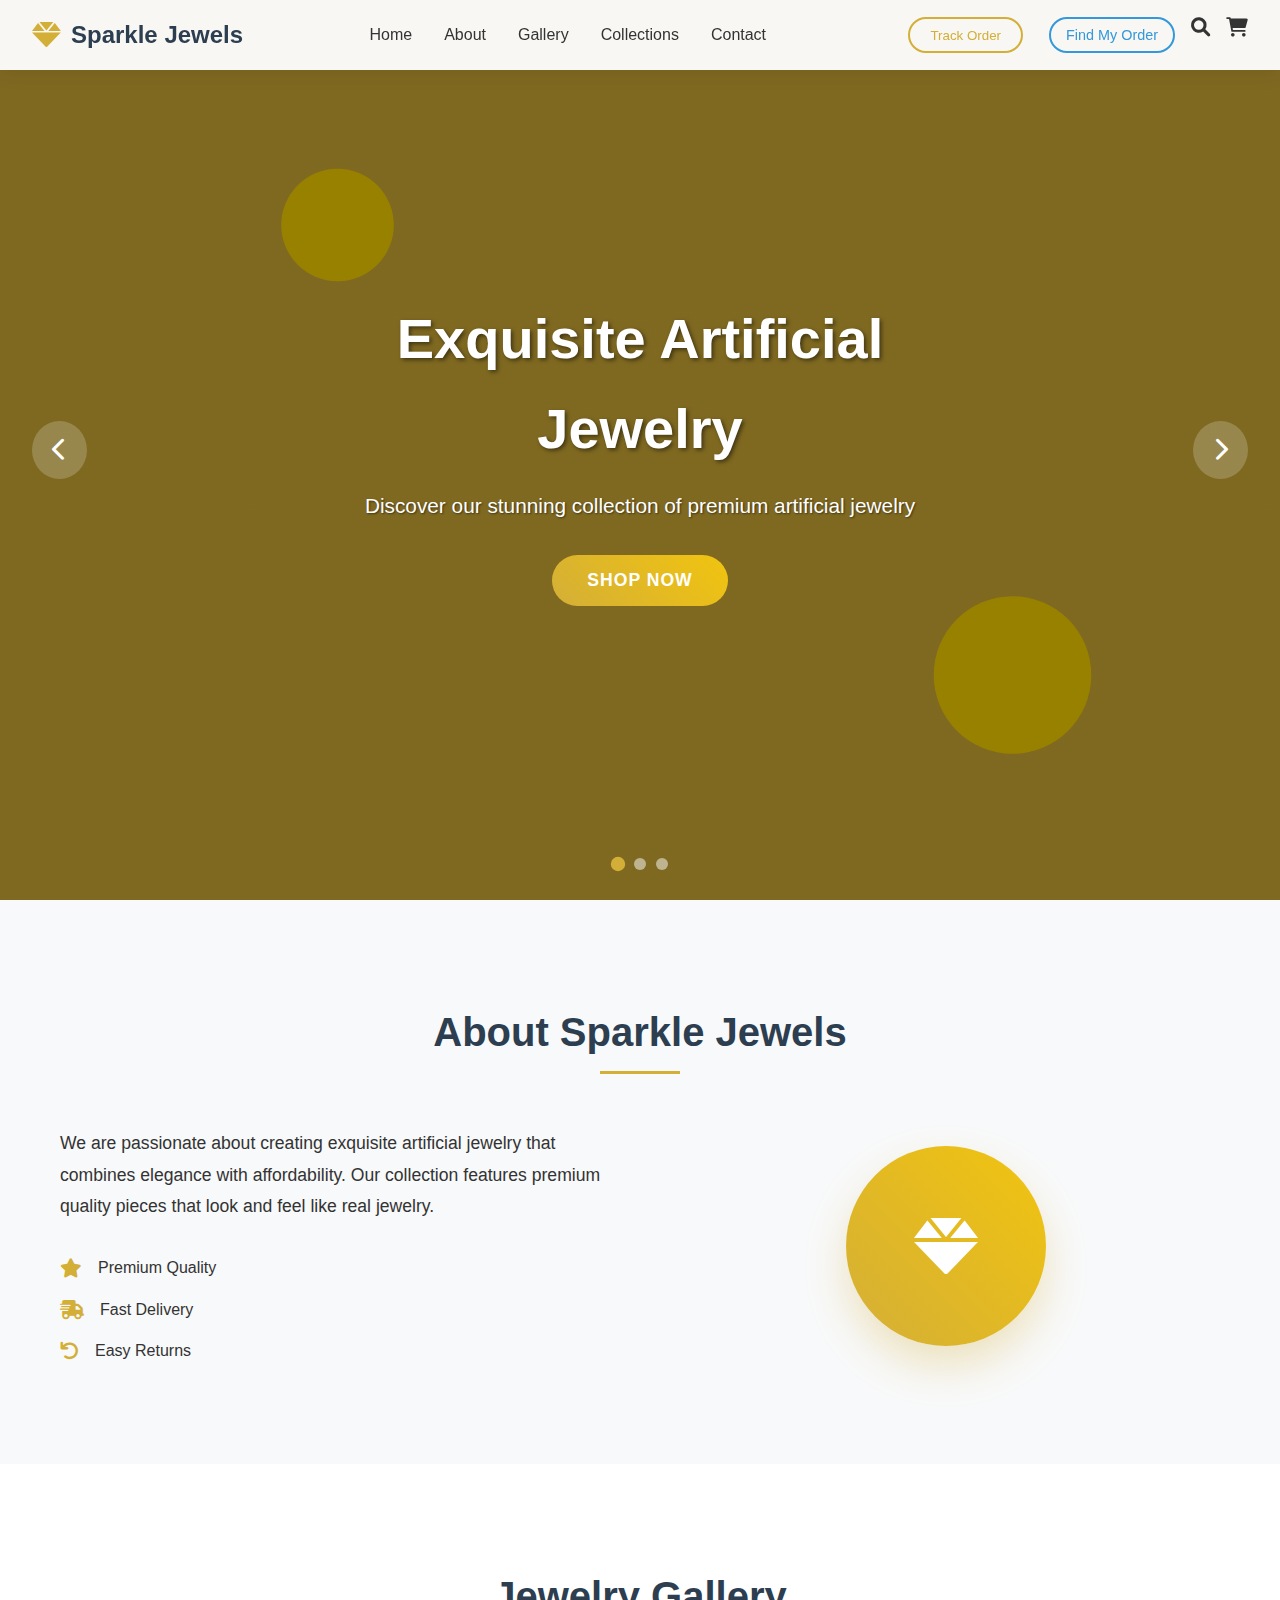
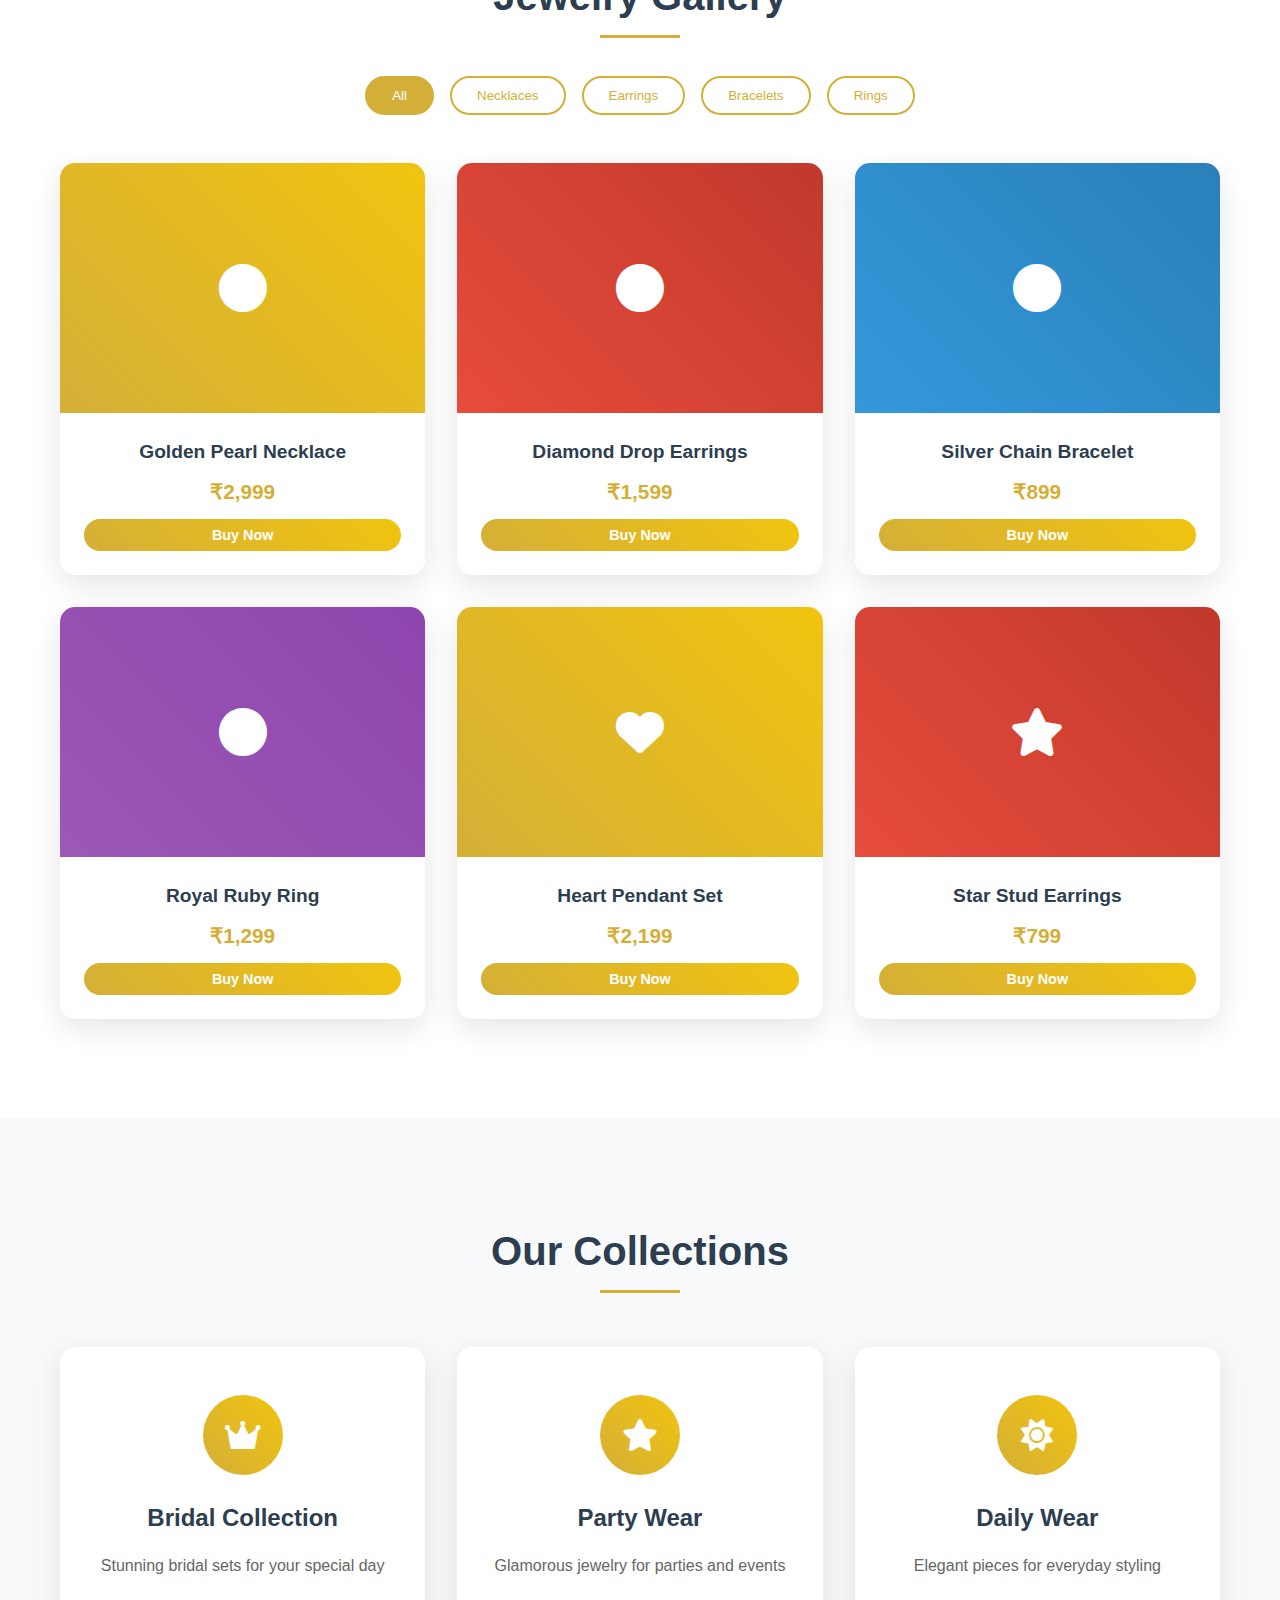
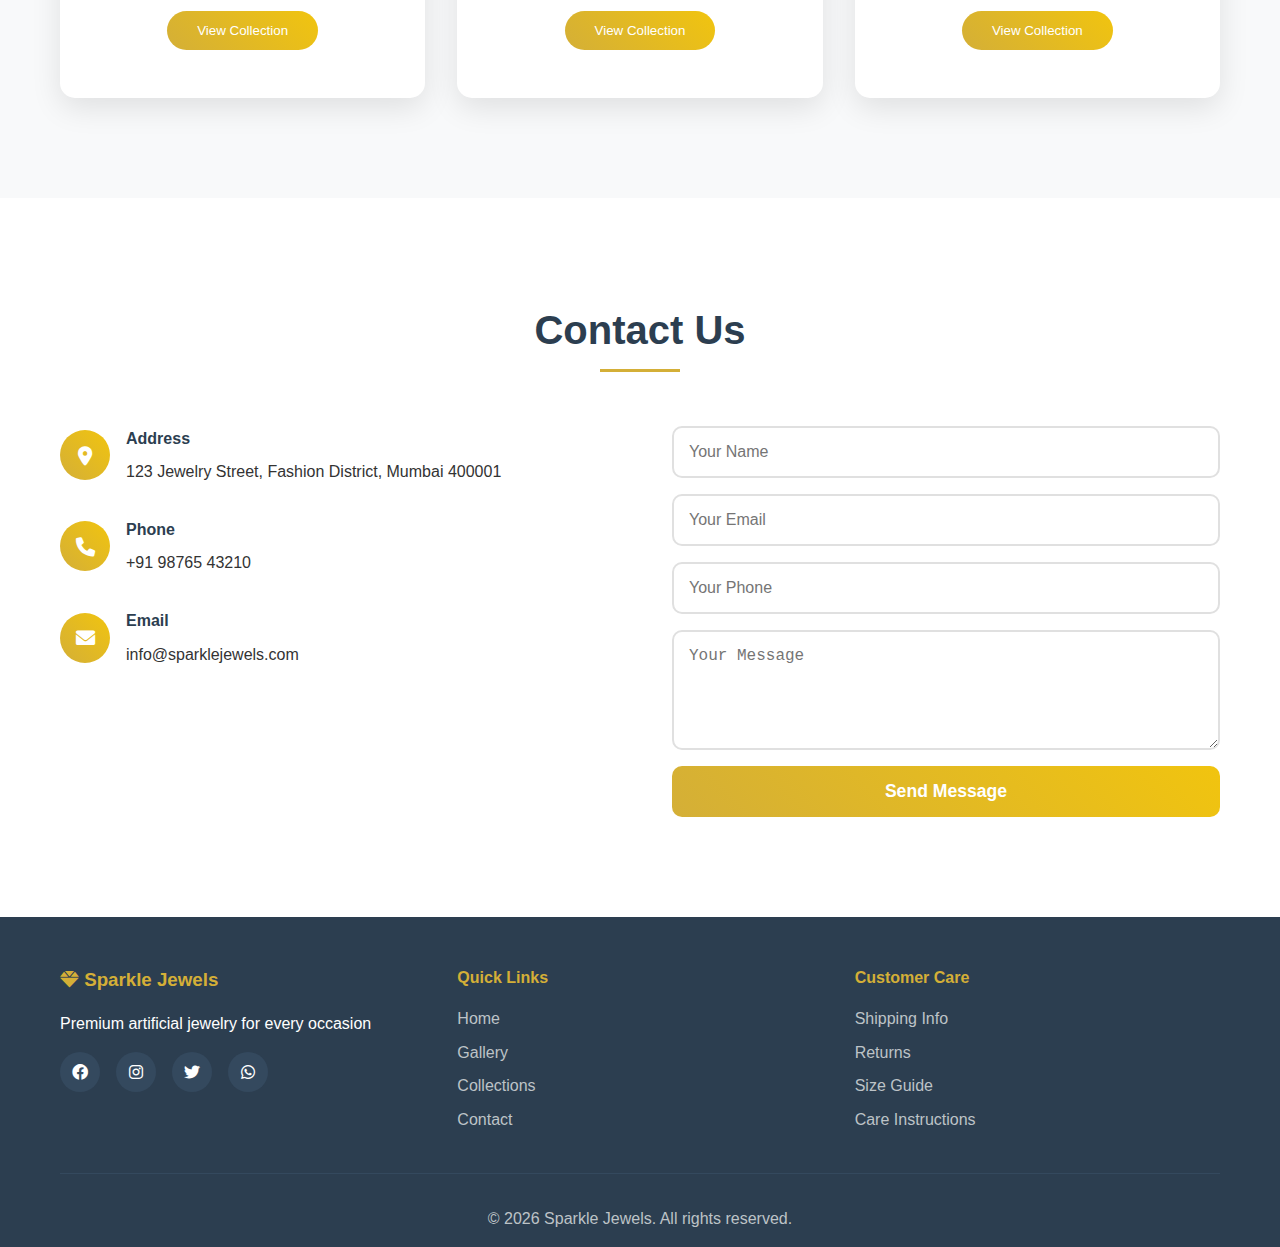
<file: index.html>
<!DOCTYPE html>
<html lang="en">
<head>
    <meta charset="UTF-8">
    <meta name="viewport" content="width=device-width, initial-scale=1.0">
    <title>Sparkle Jewels - Premium Artificial Jewelry</title>
    <link rel="stylesheet" href="styles.css">
    <link rel="stylesheet" href="https://cdnjs.cloudflare.com/ajax/libs/font-awesome/6.0.0/css/all.min.css">
</head>
<body>
    <header>
        <nav>
            <div class="logo">
                <i class="fas fa-gem"></i>
                <h1>Sparkle Jewels</h1>
            </div>
            <ul class="nav-links">
                <li><a href="#home">Home</a></li>
                <li><a href="#about">About</a></li>
                <li><a href="#gallery">Gallery</a></li>
                <li><a href="#collections">Collections</a></li>
                <li><a href="#contact">Contact</a></li>
            </ul>
            <div class="nav-icons">
                <button class="track-order-btn" onclick="showTrackingModal()">Track Order</button>
                <button class="find-order-btn" onclick="showOrderRetrievalSystem()" style="background: transparent; border: 2px solid #3498db; color: #3498db; padding: 8px 15px; border-radius: 20px; cursor: pointer; font-weight: 500; margin-left: 10px; font-size: 0.9rem;">Find My Order</button>
                <i class="fas fa-search"></i>
                <i class="fas fa-shopping-cart"></i>
            </div>
        </nav>
    </header>

    <main>
        <!-- Hero Slider Section -->
        <section id="home" class="hero-slider">
            <div class="slider-container">
                <div class="slide active">
                    <div class="slide-content">
                        <h2>Exquisite Artificial Jewelry</h2>
                        <p>Discover our stunning collection of premium artificial jewelry</p>
                        <button class="cta-button">Shop Now</button>
                    </div>
                    <div class="slide-bg" style="background: linear-gradient(rgba(0,0,0,0.4), rgba(0,0,0,0.4)), url('data:image/svg+xml,<svg xmlns=%22http://www.w3.org/2000/svg%22 viewBox=%220 0 1200 800%22><rect fill=%22%23d4af37%22 width=%221200%22 height=%22800%22/><circle fill=%22%23ffd700%22 cx=%22300%22 cy=%22200%22 r=%2250%22/><circle fill=%22%23ffd700%22 cx=%22900%22 cy=%22600%22 r=%2270%22/></svg>'); background-size: cover;"></div>
                </div>
                <div class="slide">
                    <div class="slide-content">
                        <h2>Elegant Necklace Collection</h2>
                        <p>Beautiful necklaces for every occasion</p>
                        <button class="cta-button">Explore Collection</button>
                    </div>
                    <div class="slide-bg" style="background: linear-gradient(rgba(0,0,0,0.4), rgba(0,0,0,0.4)), url('data:image/svg+xml,<svg xmlns=%22http://www.w3.org/2000/svg%22 viewBox=%220 0 1200 800%22><rect fill=%22%23c0392b%22 width=%221200%22 height=%22800%22/><circle fill=%22%23e74c3c%22 cx=%22600%22 cy=%22400%22 r=%22100%22/></svg>'); background-size: cover;"></div>
                </div>
                <div class="slide">
                    <div class="slide-content">
                        <h2>Bridal Special Collection</h2>
                        <p>Make your special day more beautiful</p>
                        <button class="cta-button">View Bridal Sets</button>
                    </div>
                    <div class="slide-bg" style="background: linear-gradient(rgba(0,0,0,0.4), rgba(0,0,0,0.4)), url('data:image/svg+xml,<svg xmlns=%22http://www.w3.org/2000/svg%22 viewBox=%220 0 1200 800%22><rect fill=%22%238e44ad%22 width=%221200%22 height=%22800%22/><polygon fill=%22%239b59b6%22 points=%22600,200 650,300 550,300%22/></svg>'); background-size: cover;"></div>
                </div>
            </div>
            <div class="slider-nav">
                <button class="prev-btn"><i class="fas fa-chevron-left"></i></button>
                <button class="next-btn"><i class="fas fa-chevron-right"></i></button>
            </div>
            <div class="slider-dots">
                <span class="dot active" data-slide="0"></span>
                <span class="dot" data-slide="1"></span>
                <span class="dot" data-slide="2"></span>
            </div>
        </section>

        <!-- About Section -->
        <section id="about" class="about">
            <div class="container">
                <h2>About Sparkle Jewels</h2>
                <div class="about-content">
                    <div class="about-text">
                        <p>We are passionate about creating exquisite artificial jewelry that combines elegance with affordability. Our collection features premium quality pieces that look and feel like real jewelry.</p>
                        <div class="features">
                            <div class="feature">
                                <i class="fas fa-star"></i>
                                <span>Premium Quality</span>
                            </div>
                            <div class="feature">
                                <i class="fas fa-shipping-fast"></i>
                                <span>Fast Delivery</span>
                            </div>
                            <div class="feature">
                                <i class="fas fa-undo"></i>
                                <span>Easy Returns</span>
                            </div>
                        </div>
                    </div>
                    <div class="about-image">
                        <div class="jewelry-showcase">
                            <i class="fas fa-gem"></i>
                        </div>
                    </div>
                </div>
            </div>
        </section>

        <!-- Jewelry Gallery -->
        <section id="gallery" class="gallery">
            <div class="container">
                <h2>Jewelry Gallery</h2>
                <div class="gallery-filters">
                    <button class="filter-btn active" data-filter="all">All</button>
                    <button class="filter-btn" data-filter="necklaces">Necklaces</button>
                    <button class="filter-btn" data-filter="earrings">Earrings</button>
                    <button class="filter-btn" data-filter="bracelets">Bracelets</button>
                    <button class="filter-btn" data-filter="rings">Rings</button>
                </div>
                <div class="gallery-grid">
                    <div class="gallery-item" data-category="necklaces" data-product-id="1">
                        <div class="item-image">
                            <div class="jewelry-placeholder necklace">
                                <i class="fas fa-circle"></i>
                            </div>
                        </div>
                        <div class="item-info">
                            <h3>Golden Pearl Necklace</h3>
                            <p class="price">₹2,999</p>
                            <button class="buy-now-btn" onclick="buyNow(1)">Buy Now</button>
                        </div>
                    </div>
                    <div class="gallery-item" data-category="earrings" data-product-id="2">
                        <div class="item-image">
                            <div class="jewelry-placeholder earring">
                                <i class="fas fa-circle"></i>
                            </div>
                        </div>
                        <div class="item-info">
                            <h3>Diamond Drop Earrings</h3>
                            <p class="price">₹1,599</p>
                            <button class="buy-now-btn" onclick="buyNow(2)">Buy Now</button>
                        </div>
                    </div>
                    <div class="gallery-item" data-category="bracelets" data-product-id="3">
                        <div class="item-image">
                            <div class="jewelry-placeholder bracelet">
                                <i class="fas fa-circle"></i>
                            </div>
                        </div>
                        <div class="item-info">
                            <h3>Silver Chain Bracelet</h3>
                            <p class="price">₹899</p>
                            <button class="buy-now-btn" onclick="buyNow(3)">Buy Now</button>
                        </div>
                    </div>
                    <div class="gallery-item" data-category="rings" data-product-id="4">
                        <div class="item-image">
                            <div class="jewelry-placeholder ring">
                                <i class="fas fa-circle"></i>
                            </div>
                        </div>
                        <div class="item-info">
                            <h3>Royal Ruby Ring</h3>
                            <p class="price">₹1,299</p>
                            <button class="buy-now-btn" onclick="buyNow(4)">Buy Now</button>
                        </div>
                    </div>
                    <div class="gallery-item" data-category="necklaces" data-product-id="5">
                        <div class="item-image">
                            <div class="jewelry-placeholder necklace">
                                <i class="fas fa-heart"></i>
                            </div>
                        </div>
                        <div class="item-info">
                            <h3>Heart Pendant Set</h3>
                            <p class="price">₹2,199</p>
                            <button class="buy-now-btn" onclick="buyNow(5)">Buy Now</button>
                        </div>
                    </div>
                    <div class="gallery-item" data-category="earrings" data-product-id="6">
                        <div class="item-image">
                            <div class="jewelry-placeholder earring">
                                <i class="fas fa-star"></i>
                            </div>
                        </div>
                        <div class="item-info">
                            <h3>Star Stud Earrings</h3>
                            <p class="price">₹799</p>
                            <button class="buy-now-btn" onclick="buyNow(6)">Buy Now</button>
                        </div>
                    </div>
                </div>
            </div>
        </section>

        <!-- Collections Section -->
        <section id="collections" class="collections">
            <div class="container">
                <h2>Our Collections</h2>
                <div class="collection-grid">
                    <div class="collection-card">
                        <div class="collection-icon">
                            <i class="fas fa-crown"></i>
                        </div>
                        <h3>Bridal Collection</h3>
                        <p>Stunning bridal sets for your special day</p>
                        <button class="collection-btn">View Collection</button>
                    </div>
                    <div class="collection-card">
                        <div class="collection-icon">
                            <i class="fas fa-star"></i>
                        </div>
                        <h3>Party Wear</h3>
                        <p>Glamorous jewelry for parties and events</p>
                        <button class="collection-btn">View Collection</button>
                    </div>
                    <div class="collection-card">
                        <div class="collection-icon">
                            <i class="fas fa-sun"></i>
                        </div>
                        <h3>Daily Wear</h3>
                        <p>Elegant pieces for everyday styling</p>
                        <button class="collection-btn">View Collection</button>
                    </div>
                </div>
            </div>
        </section>

        <!-- Contact Section -->
        <section id="contact" class="contact">
            <div class="container">
                <h2>Contact Us</h2>
                <div class="contact-content">
                    <div class="contact-info">
                        <div class="contact-item">
                            <i class="fas fa-map-marker-alt"></i>
                            <div>
                                <h4>Address</h4>
                                <p>123 Jewelry Street, Fashion District, Mumbai 400001</p>
                            </div>
                        </div>
                        <div class="contact-item">
                            <i class="fas fa-phone"></i>
                            <div>
                                <h4>Phone</h4>
                                <p>+91 98765 43210</p>
                            </div>
                        </div>
                        <div class="contact-item">
                            <i class="fas fa-envelope"></i>
                            <div>
                                <h4>Email</h4>
                                <p>info@sparklejewels.com</p>
                            </div>
                        </div>
                    </div>
                    <form class="contact-form">
                        <input type="text" placeholder="Your Name" required>
                        <input type="email" placeholder="Your Email" required>
                        <input type="tel" placeholder="Your Phone" required>
                        <textarea placeholder="Your Message" required></textarea>
                        <button type="submit">Send Message</button>
                    </form>
                </div>
            </div>
        </section>
    </main>

    <footer>
        <div class="container">
            <div class="footer-content">
                <div class="footer-section">
                    <h3><i class="fas fa-gem"></i> Sparkle Jewels</h3>
                    <p>Premium artificial jewelry for every occasion</p>
                    <div class="social-links">
                        <a href="#"><i class="fab fa-facebook"></i></a>
                        <a href="#"><i class="fab fa-instagram"></i></a>
                        <a href="#"><i class="fab fa-twitter"></i></a>
                        <a href="#"><i class="fab fa-whatsapp"></i></a>
                    </div>
                </div>
                <div class="footer-section">
                    <h4>Quick Links</h4>
                    <ul>
                        <li><a href="#home">Home</a></li>
                        <li><a href="#gallery">Gallery</a></li>
                        <li><a href="#collections">Collections</a></li>
                        <li><a href="#contact">Contact</a></li>
                    </ul>
                </div>
                <div class="footer-section">
                    <h4>Customer Care</h4>
                    <ul>
                        <li><a href="#">Shipping Info</a></li>
                        <li><a href="#">Returns</a></li>
                        <li><a href="#">Size Guide</a></li>
                        <li><a href="#">Care Instructions</a></li>
                    </ul>
                </div>
            </div>
            <div class="footer-bottom">
                <p>&copy; 2026 Sparkle Jewels. All rights reserved.</p>
            </div>
        </div>
    </footer>

    <script src="script.js"></script>
</body>
</html>

    <!-- Order Tracking Modal -->
    <div id="order-tracking-modal" class="modal">
        <div class="modal-content">
            <span class="close">&times;</span>
            <h3>Track Your Order</h3>
            <div class="tracking-form">
                <input type="text" id="tracking-input" placeholder="Enter Order ID or Tracking Number">
                <button onclick="trackOrder()">Track Order</button>
                <button type="button" onclick="closeTrackingModal()" style="background: #95a5a6; margin-left: 10px;">Cancel</button>
            </div>
            <div id="tracking-result"></div>
        </div>
    </div>

    <!-- Checkout Modal -->
    <div id="checkout-modal" class="modal">
        <div class="modal-content">
            <span class="close">&times;</span>
            <h3>Complete Your Order</h3>
            <form id="checkout-form">
                <div class="checkout-sections">
                    <div class="customer-details">
                        <h4>Customer Details</h4>
                        <div class="form-group">
                            <input type="text" id="customer-name" placeholder="Full Name" required>
                        </div>
                        <div class="form-group">
                            <input type="email" id="customer-email" placeholder="Email Address" required>
                        </div>
                        <div class="form-group">
                            <input type="tel" id="customer-phone" placeholder="Phone Number" required>
                        </div>
                        <div class="form-group">
                            <textarea id="customer-address" placeholder="Complete Address" required></textarea>
                        </div>
                    </div>
                    <div class="order-summary">
                        <h4>Order Summary</h4>
                        <div id="order-details">
                            <!-- Order details will be populated here -->
                        </div>
                        <div class="total-amount">
                            <strong>Total: <span id="total-amount">₹0</span></strong>
                        </div>
                    </div>
                </div>
                <div class="payment-section">
                    <h4>Payment Method</h4>
                    <div class="payment-options">
                        <label>
                            <input type="radio" name="payment" value="cod" checked>
                            <span>Cash on Delivery</span>
                        </label>
                        <label>
                            <input type="radio" name="payment" value="online">
                            <span>Online Payment</span>
                        </label>
                    </div>
                </div>
                <div class="form-actions">
                    <button type="button" onclick="closeCheckoutModal()">Cancel</button>
                    <button type="submit">Place Order</button>
                </div>
            </form>
        </div>
    </div>

    <!-- Order Success Modal -->
    <div id="order-success-modal" class="modal">
        <div class="modal-content success-modal">
            <div class="success-icon">
                <i class="fas fa-check-circle"></i>
            </div>
            <h3>Order Placed Successfully!</h3>
            <div id="order-success-details">
                <!-- Success details will be populated here -->
            </div>
            <div class="success-actions">
                <button onclick="closeSuccessModal()">Continue Shopping</button>
                <button onclick="trackNewOrder()">Track Order</button>
                <button onclick="showOrderRetrievalSystem()" style="background: #3498db;">Find All Orders</button>
            </div>
        </div>
    </div>
</file>
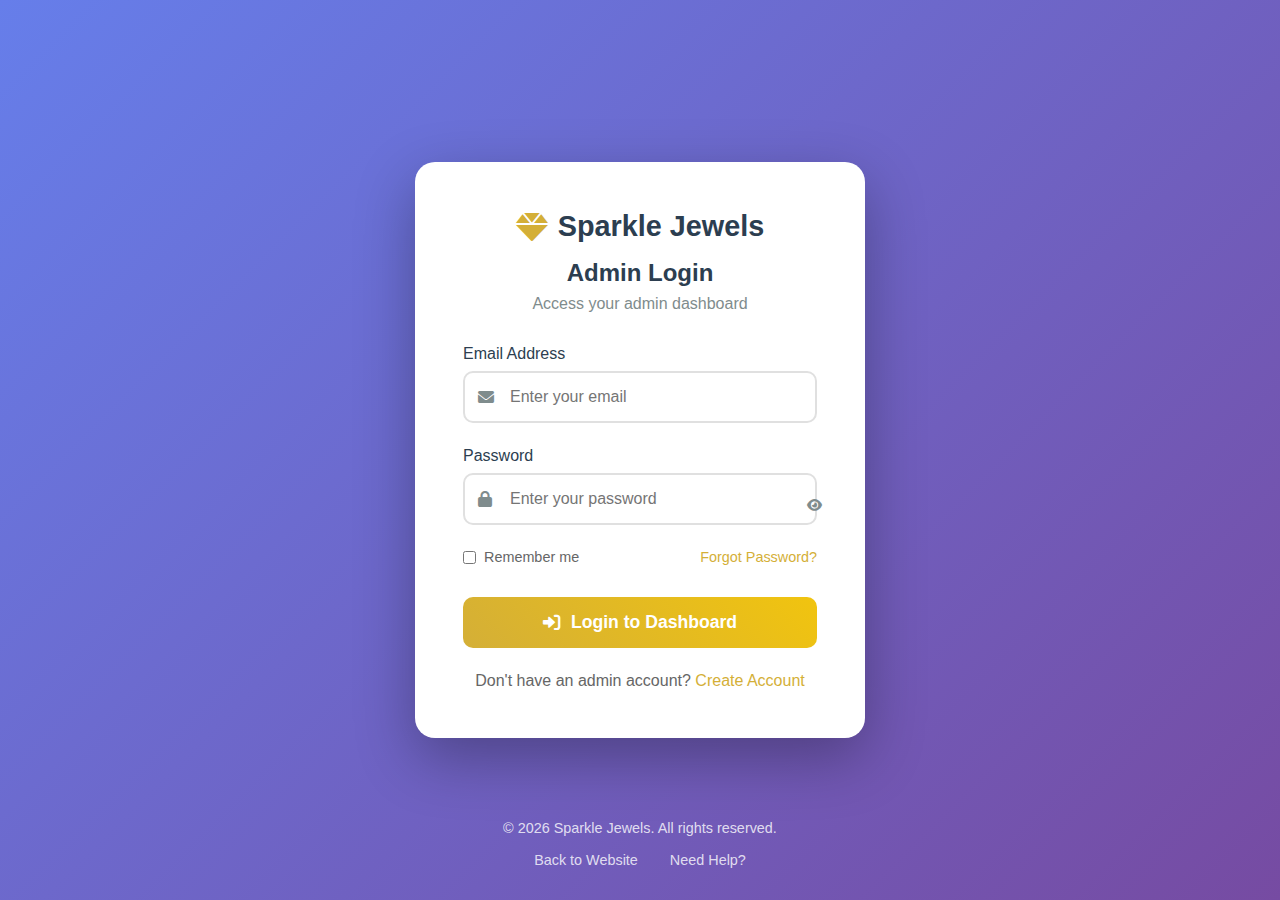
<file: admin.html>
<!DOCTYPE html>
<html lang="en">
<head>
    <meta charset="UTF-8">
    <meta name="viewport" content="width=device-width, initial-scale=1.0">
    <title>Admin Login - Sparkle Jewels</title>
    <link rel="stylesheet" href="admin.css">
    <link rel="stylesheet" href="https://cdnjs.cloudflare.com/ajax/libs/font-awesome/6.0.0/css/all.min.css">
</head>
<body>
    <!-- Login/Signup Screen -->
    <div id="auth-screen" class="auth-screen">
        <div class="auth-container">
            <div class="auth-header">
                <div class="logo">
                    <i class="fas fa-gem"></i>
                    <h1>Sparkle Jewels</h1>
                </div>
                <h2 id="auth-title">Admin Login</h2>
                <p id="auth-subtitle">Access your admin dashboard</p>
            </div>
            
            <!-- Login Form -->
            <form id="login-form" class="auth-form">
                <div class="form-group">
                    <label for="login-email">Email Address</label>
                    <div class="input-group">
                        <i class="fas fa-envelope"></i>
                        <input type="email" id="login-email" placeholder="Enter your email" required>
                    </div>
                </div>
                
                <div class="form-group">
                    <label for="login-password">Password</label>
                    <div class="input-group">
                        <i class="fas fa-lock"></i>
                        <input type="password" id="login-password" placeholder="Enter your password" required>
                        <button type="button" class="toggle-password" onclick="togglePassword('login-password')">
                            <i class="fas fa-eye"></i>
                        </button>
                    </div>
                </div>
                
                <div class="form-options">
                    <label class="checkbox-container">
                        <input type="checkbox" id="remember-me">
                        <span class="checkmark"></span>
                        Remember me
                    </label>
                    <a href="#" onclick="showForgotPassword()" class="forgot-link">Forgot Password?</a>
                </div>
                
                <button type="submit" class="auth-btn">
                    <i class="fas fa-sign-in-alt"></i>
                    Login to Dashboard
                </button>
                
                <div class="auth-switch">
                    <p>Don't have an admin account? <a href="#" onclick="showSignup()">Create Account</a></p>
                </div>
            </form>
            
            <!-- Signup Form -->
            <form id="signup-form" class="auth-form" style="display: none;">
                <div class="form-group">
                    <label for="signup-name">Full Name</label>
                    <div class="input-group">
                        <i class="fas fa-user"></i>
                        <input type="text" id="signup-name" placeholder="Enter your full name" required>
                    </div>
                </div>
                
                <div class="form-group">
                    <label for="signup-email">Email Address</label>
                    <div class="input-group">
                        <i class="fas fa-envelope"></i>
                        <input type="email" id="signup-email" placeholder="Enter your email" required>
                    </div>
                </div>
                
                <div class="form-group">
                    <label for="signup-password">Password</label>
                    <div class="input-group">
                        <i class="fas fa-lock"></i>
                        <input type="password" id="signup-password" placeholder="Create a password" required>
                        <button type="button" class="toggle-password" onclick="togglePassword('signup-password')">
                            <i class="fas fa-eye"></i>
                        </button>
                    </div>
                    <div class="password-strength" id="password-strength"></div>
                </div>
                
                <div class="form-group">
                    <label for="confirm-password">Confirm Password</label>
                    <div class="input-group">
                        <i class="fas fa-lock"></i>
                        <input type="password" id="confirm-password" placeholder="Confirm your password" required>
                    </div>
                </div>
                
                <div class="form-group">
                    <label for="admin-code">Admin Access Code</label>
                    <div class="input-group">
                        <i class="fas fa-key"></i>
                        <input type="text" id="admin-code" placeholder="Enter admin access code" required>
                    </div>
                    <small class="form-hint">Contact system administrator for access code</small>
                </div>
                
                <div class="form-options">
                    <label class="checkbox-container">
                        <input type="checkbox" id="agree-terms" required>
                        <span class="checkmark"></span>
                        I agree to the <a href="#" onclick="showTerms()">Terms & Conditions</a>
                    </label>
                </div>
                
                <button type="submit" class="auth-btn">
                    <i class="fas fa-user-plus"></i>
                    Create Admin Account
                </button>
                
                <div class="auth-switch">
                    <p>Already have an account? <a href="#" onclick="showLogin()">Login Here</a></p>
                </div>
            </form>
            
            <!-- Forgot Password Form -->
            <form id="forgot-form" class="auth-form" style="display: none;">
                <div class="form-group">
                    <label for="forgot-email">Email Address</label>
                    <div class="input-group">
                        <i class="fas fa-envelope"></i>
                        <input type="email" id="forgot-email" placeholder="Enter your email" required>
                    </div>
                </div>
                
                <button type="submit" class="auth-btn">
                    <i class="fas fa-paper-plane"></i>
                    Send Reset Link
                </button>
                
                <div class="auth-switch">
                    <p>Remember your password? <a href="#" onclick="showLogin()">Back to Login</a></p>
                </div>
            </form>
        </div>
        
        <div class="auth-footer">
            <p>&copy; 2026 Sparkle Jewels. All rights reserved.</p>
            <div class="auth-links">
                <a href="index.html">Back to Website</a>
                <a href="#" onclick="showHelp()">Need Help?</a>
            </div>
        </div>
    </div>

    <!-- Main Admin Panel (Hidden initially) -->
    <div id="admin-panel" style="display: none;">
        <div class="admin-container">noo</div>
        <!-- Sidebar -->
        <aside class="sidebar">
            <div class="logo">
                <i class="fas fa-gem"></i>
                <h2>Admin Panel</h2>
            </div>
            <nav class="admin-nav">
                <ul>
                    <li><a href="#dashboard" class="nav-link active"><i class="fas fa-tachometer-alt"></i> Dashboard</a></li>
                    <li><a href="#orders" class="nav-link"><i class="fas fa-shopping-bag"></i> Orders</a></li>
                    <li><a href="#customers" class="nav-link"><i class="fas fa-users"></i> Customers</a></li>
                    <li><a href="#products" class="nav-link"><i class="fas fa-gem"></i> Products</a></li>
                    <li><a href="#analytics" class="nav-link"><i class="fas fa-chart-bar"></i> Analytics</a></li>
                    <li><a href="#settings" class="nav-link"><i class="fas fa-cog"></i> Settings</a></li>
                </ul>
            </nav>
        </aside>

        <!-- Main Content -->
        <main class="main-content">
            <header class="admin-header">
                <h1 id="page-title">Dashboard</h1>
                <div class="header-actions">
                    <button class="btn-primary" id="add-product-btn">
                        <i class="fas fa-plus"></i> Add Product
                    </button>
                    <div class="admin-profile">
                        <i class="fas fa-user-circle"></i>
                        <span id="admin-name">Admin</span>
                        <button onclick="showAdminMenu()" class="admin-menu-btn">
                            <i class="fas fa-chevron-down"></i>
                        </button>
                        <div id="admin-menu" class="admin-dropdown" style="display: none;">
                            <a href="#" onclick="showProfile()"><i class="fas fa-user"></i> Profile</a>
                            <a href="#" onclick="showSettings()"><i class="fas fa-cog"></i> Settings</a>
                            <a href="#" onclick="logout()"><i class="fas fa-sign-out-alt"></i> Logout</a>
                        </div>
                    </div>
                </div>
            </header>

            <!-- Dashboard Section -->
            <section id="dashboard" class="content-section active">
                <div class="stats-grid">
                    <div class="stat-card">
                        <div class="stat-icon">
                            <i class="fas fa-shopping-cart"></i>
                        </div>
                        <div class="stat-info">
                            <h3 id="total-orders">0</h3>
                            <p>Total Orders</p>
                        </div>
                    </div>
                    <div class="stat-card">
                        <div class="stat-icon">
                            <i class="fas fa-users"></i>
                        </div>
                        <div class="stat-info">
                            <h3 id="total-customers">0</h3>
                            <p>Total Customers</p>
                        </div>
                    </div>
                    <div class="stat-card">
                        <div class="stat-icon">
                            <i class="fas fa-rupee-sign"></i>
                        </div>
                        <div class="stat-info">
                            <h3 id="total-revenue">₹0</h3>
                            <p>Total Revenue</p>
                        </div>
                    </div>
                    <div class="stat-card">
                        <div class="stat-icon">
                            <i class="fas fa-gem"></i>
                        </div>
                        <div class="stat-info">
                            <h3 id="total-products">6</h3>
                            <p>Total Products</p>
                        </div>
                    </div>
                </div>

                <div class="recent-orders">
                    <h3>Recent Orders</h3>
                    <div class="table-container">
                        <table id="recent-orders-table">
                            <thead>
                                <tr>
                                    <th>Order ID</th>
                                    <th>Customer</th>
                                    <th>Product</th>
                                    <th>Amount</th>
                                    <th>Status</th>
                                    <th>Date</th>
                                </tr>
                            </thead>
                            <tbody>
                                <!-- Orders will be populated here -->
                            </tbody>
                        </table>
                    </div>
                </div>
            </section>

            <!-- Orders Section -->
            <section id="orders" class="content-section">
                <div class="section-header">
                    <h3>All Orders</h3>
                    <div class="filters">
                        <input type="text" id="order-search" placeholder="Search orders..." 
                               style="padding: 8px 15px; border: 1px solid #ddd; border-radius: 5px; margin-right: 10px; width: 200px;"
                               onkeyup="searchOrders(this.value)">
                        <select id="status-filter">
                            <option value="all">All Status</option>
                            <option value="pending">Pending</option>
                            <option value="processing">Processing</option>
                            <option value="shipped">Shipped</option>
                            <option value="delivered">Delivered</option>
                        </select>
                        <button onclick="exportOrders()" style="background: #27ae60; color: white; border: none; padding: 8px 15px; border-radius: 5px; cursor: pointer; margin-left: 10px;">
                            <i class="fas fa-download"></i> Export
                        </button>
                    </div>
                </div>
                <div class="table-container">
                    <table id="orders-table">
                        <thead>
                            <tr>
                                <th>Order ID</th>
                                <th>Customer Details</th>
                                <th>Product</th>
                                <th>Amount</th>
                                <th>Status</th>
                                <th>Date</th>
                                <th>Actions</th>
                            </tr>
                        </thead>
                        <tbody>
                            <!-- Orders will be populated here -->
                        </tbody>
                    </table>
                </div>
            </section>

            <!-- Customers Section -->
            <section id="customers" class="content-section">
                <h3>Customer Database Management</h3>
                <!-- Customer search and controls will be added dynamically -->
                <div class="table-container">
                    <table id="customers-table">
                        <thead>
                            <tr>
                                <th>Customer ID</th>
                                <th>Customer Info</th>
                                <th>Total Orders</th>
                                <th>Total Spent</th>
                                <th>Join Date</th>
                                <th>Last Order</th>
                                <th>Status</th>
                                <th>Actions</th>
                            </tr>
                        </thead>
                        <tbody>
                            <!-- Customers will be populated here -->
                        </tbody>
                    </table>
                </div>
            </section>
            </section>

            <!-- Products Section -->
            <section id="products" class="content-section">
                <div class="section-header">
                    <h3>Product Management</h3>
                    <button class="btn-primary" onclick="showAddProductModal()">
                        <i class="fas fa-plus"></i> Add New Product
                    </button>
                </div>
                <div class="products-grid" id="products-grid">
                    <!-- Products will be populated here -->
                </div>
            </section>

            <!-- Analytics Section -->
            <section id="analytics" class="content-section">
                <h3>Sales Analytics</h3>
                <div class="analytics-grid">
                    <div class="chart-container">
                        <h4>Monthly Sales</h4>
                        <canvas id="sales-chart"></canvas>
                    </div>
                    <div class="chart-container">
                        <h4>Top Products</h4>
                        <div id="top-products-list">
                            <!-- Top products will be populated here -->
                        </div>
                    </div>
                </div>
            </section>
        </main>
    </div>

    <!-- Add Product Modal -->
    <div id="add-product-modal" class="modal">
        <div class="modal-content">
            <span class="close">&times;</span>
            <h3>Add New Product</h3>
            <form id="add-product-form">
                <div class="form-group">
                    <label>Product Name</label>
                    <input type="text" id="product-name" required>
                </div>
                <div class="form-group">
                    <label>Category</label>
                    <select id="product-category" required>
                        <option value="necklaces">Necklaces</option>
                        <option value="earrings">Earrings</option>
                        <option value="bracelets">Bracelets</option>
                        <option value="rings">Rings</option>
                    </select>
                </div>
                <div class="form-group">
                    <label>Price (₹)</label>
                    <input type="number" id="product-price" required>
                </div>
                <div class="form-group">
                    <label>Description</label>
                    <textarea id="product-description" required></textarea>
                </div>
                <div class="form-group">
                    <label>Product Image</label>
                    <input type="file" id="product-image" accept="image/*">
                    <div id="image-preview" class="image-preview"></div>
                </div>
                <div class="form-actions">
                    <button type="button" onclick="closeAddProductModal()">Cancel</button>
                    <button type="submit">Add Product</button>
                </div>
            </form>
        </div>
    </div>

    <!-- Order Details Modal -->
    <div id="order-details-modal" class="modal">
        <div class="modal-content">
            <span class="close">&times;</span>
            <h3>Order Details</h3>
            <div id="order-details-content">
                <!-- Order details will be populated here -->
            </div>
        </div>
    </div>

        </div>
    </div>

    <script src="admin.js"></script>
</body>
</html>
</file>
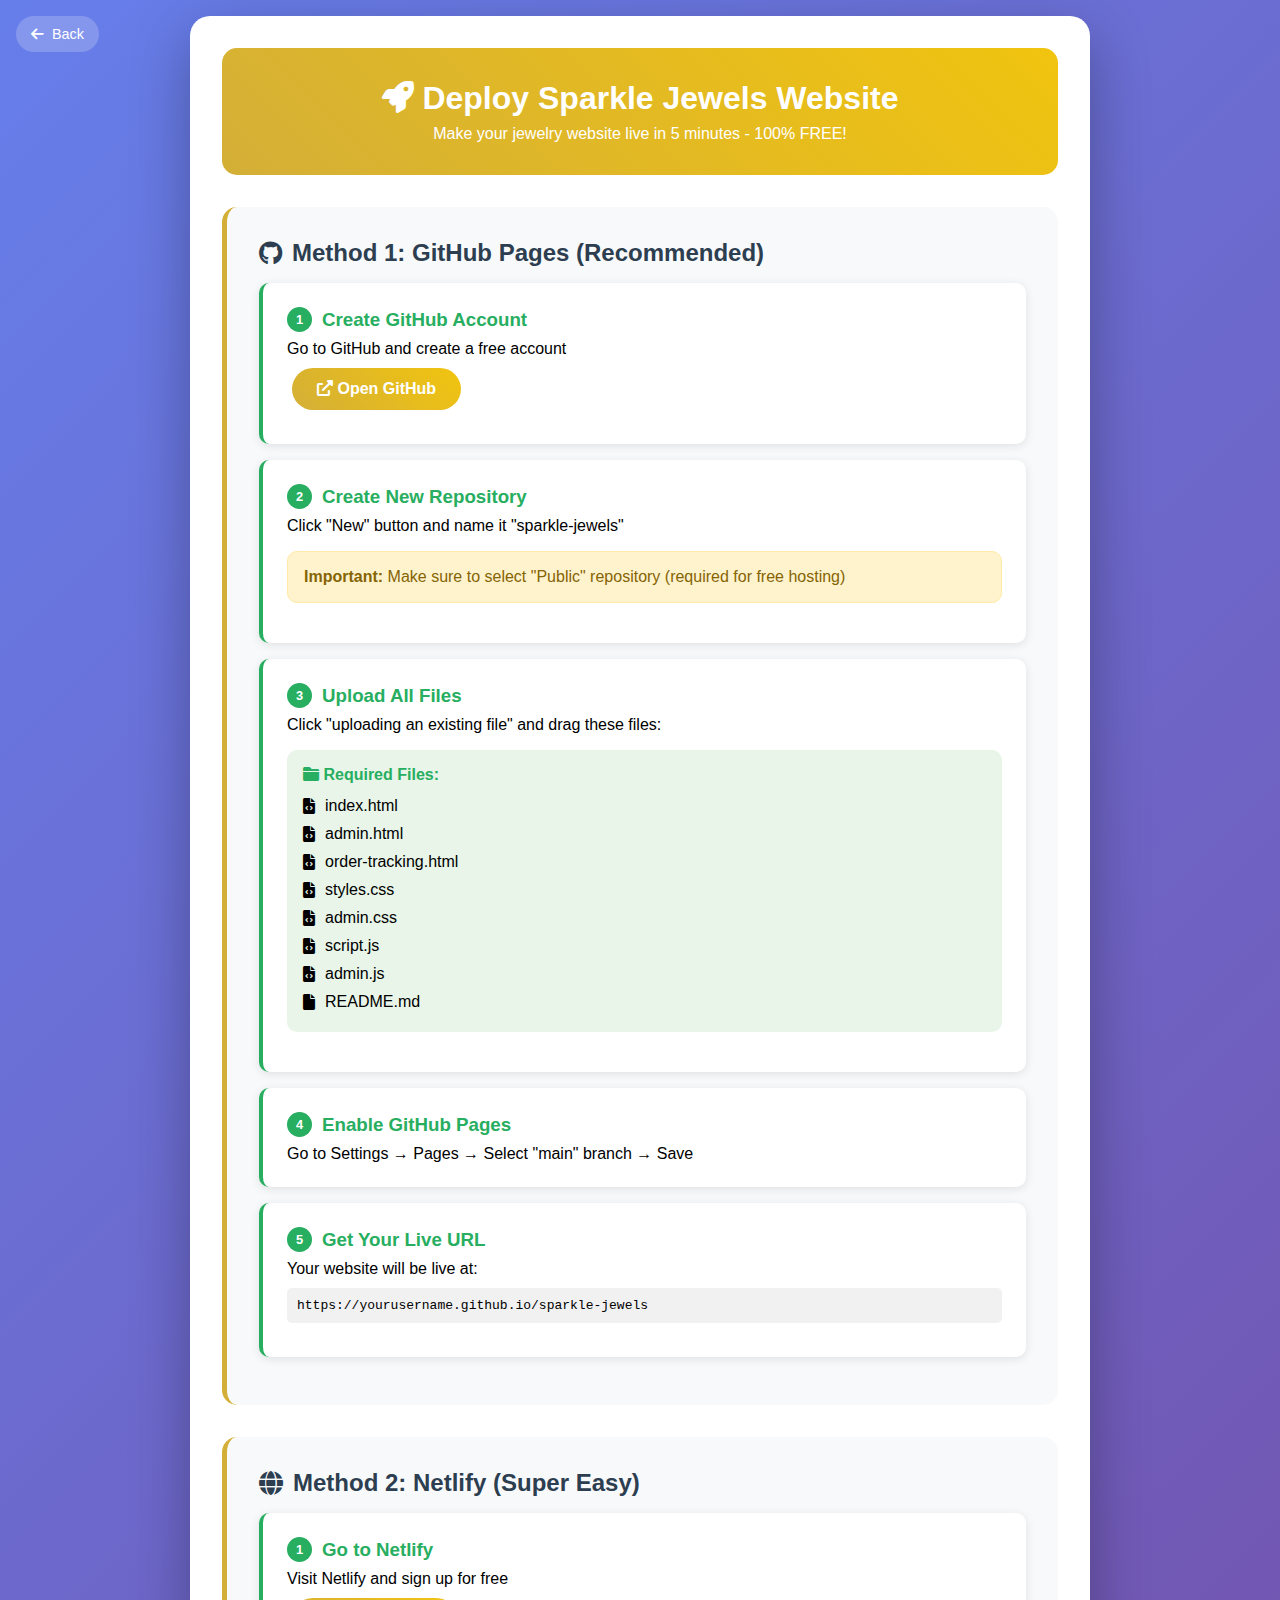
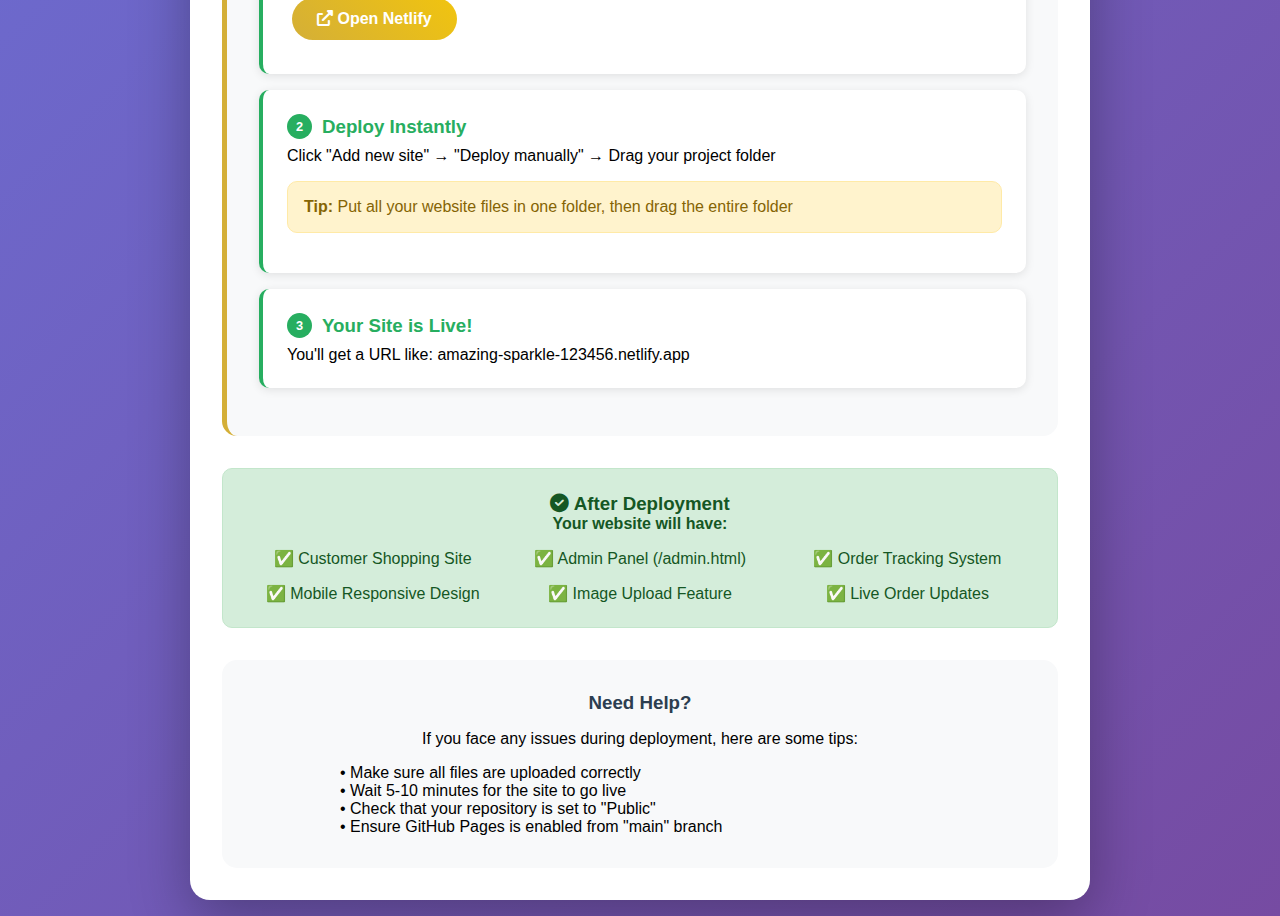
<file: deploy-instructions.html>
<!DOCTYPE html>
<html lang="en">
<head>
    <meta charset="UTF-8">
    <meta name="viewport" content="width=device-width, initial-scale=1.0">
    <title>Deploy Your Sparkle Jewels Website - Step by Step</title>
    <link rel="stylesheet" href="https://cdnjs.cloudflare.com/ajax/libs/font-awesome/6.0.0/css/all.min.css">
    <style>
        * {
            margin: 0;
            padding: 0;
            box-sizing: border-box;
        }
        
        body {
            font-family: 'Arial', sans-serif;
            background: linear-gradient(135deg, #667eea 0%, #764ba2 100%);
            min-height: 100vh;
            padding: 1rem;
        }
        
        .container {
            max-width: 900px;
            margin: 0 auto;
            background: white;
            border-radius: 20px;
            padding: 2rem;
            box-shadow: 0 20px 60px rgba(0,0,0,0.3);
        }
        
        .header {
            text-align: center;
            margin-bottom: 2rem;
            padding: 2rem;
            background: linear-gradient(45deg, #d4af37, #f1c40f);
            border-radius: 15px;
            color: white;
        }
        
        .header h1 {
            font-size: 2rem;
            margin-bottom: 0.5rem;
        }
        
        .method {
            background: #f8f9fa;
            border-radius: 15px;
            padding: 2rem;
            margin-bottom: 2rem;
            border-left: 5px solid #d4af37;
        }
        
        .method h2 {
            color: #2c3e50;
            margin-bottom: 1rem;
            display: flex;
            align-items: center;
            gap: 10px;
        }
        
        .step {
            background: white;
            padding: 1.5rem;
            margin: 1rem 0;
            border-radius: 10px;
            border-left: 4px solid #27ae60;
            box-shadow: 0 2px 10px rgba(0,0,0,0.1);
        }
        
        .step h3 {
            color: #27ae60;
            margin-bottom: 0.5rem;
            display: flex;
            align-items: center;
            gap: 10px;
        }
        
        .step-number {
            background: #27ae60;
            color: white;
            width: 25px;
            height: 25px;
            border-radius: 50%;
            display: flex;
            align-items: center;
            justify-content: center;
            font-size: 0.8rem;
            font-weight: bold;
        }
        
        .action-btn {
            background: linear-gradient(45deg, #d4af37, #f1c40f);
            color: white;
            border: none;
            padding: 12px 25px;
            border-radius: 25px;
            cursor: pointer;
            font-weight: 600;
            text-decoration: none;
            display: inline-block;
            margin: 10px 5px;
            transition: all 0.3s ease;
        }
        
        .action-btn:hover {
            transform: translateY(-2px);
            box-shadow: 0 5px 15px rgba(212, 175, 55, 0.4);
        }
        
        .file-list {
            background: #e8f5e8;
            padding: 1rem;
            border-radius: 10px;
            margin: 1rem 0;
        }
        
        .file-list h4 {
            color: #27ae60;
            margin-bottom: 0.5rem;
        }
        
        .file-item {
            display: flex;
            align-items: center;
            gap: 10px;
            padding: 5px 0;
        }
        
        .success-box {
            background: #d4edda;
            border: 1px solid #c3e6cb;
            color: #155724;
            padding: 1.5rem;
            border-radius: 10px;
            margin: 2rem 0;
            text-align: center;
        }
        
        .warning-box {
            background: #fff3cd;
            border: 1px solid #ffeaa7;
            color: #856404;
            padding: 1rem;
            border-radius: 10px;
            margin: 1rem 0;
        }
        
        .back-btn {
            position: absolute;
            top: 1rem;
            left: 1rem;
            background: rgba(255,255,255,0.2);
            color: white;
            border: none;
            padding: 10px 15px;
            border-radius: 20px;
            cursor: pointer;
            text-decoration: none;
            display: flex;
            align-items: center;
            gap: 8px;
            font-size: 0.9rem;
        }
    </style>
</head>
<body>
    <a href="index.html" class="back-btn">
        <i class="fas fa-arrow-left"></i>
        Back
    </a>
    
    <div class="container">
        <div class="header">
            <h1><i class="fas fa-rocket"></i> Deploy Sparkle Jewels Website</h1>
            <p>Make your jewelry website live in 5 minutes - 100% FREE!</p>
        </div>
        
        <div class="method">
            <h2><i class="fab fa-github"></i> Method 1: GitHub Pages (Recommended)</h2>
            
            <div class="step">
                <h3><div class="step-number">1</div> Create GitHub Account</h3>
                <p>Go to GitHub and create a free account</p>
                <a href="https://github.com" target="_blank" class="action-btn">
                    <i class="fas fa-external-link-alt"></i> Open GitHub
                </a>
            </div>
            
            <div class="step">
                <h3><div class="step-number">2</div> Create New Repository</h3>
                <p>Click "New" button and name it "sparkle-jewels"</p>
                <div class="warning-box">
                    <strong>Important:</strong> Make sure to select "Public" repository (required for free hosting)
                </div>
            </div>
            
            <div class="step">
                <h3><div class="step-number">3</div> Upload All Files</h3>
                <p>Click "uploading an existing file" and drag these files:</p>
                <div class="file-list">
                    <h4><i class="fas fa-folder"></i> Required Files:</h4>
                    <div class="file-item"><i class="fas fa-file-code"></i> index.html</div>
                    <div class="file-item"><i class="fas fa-file-code"></i> admin.html</div>
                    <div class="file-item"><i class="fas fa-file-code"></i> order-tracking.html</div>
                    <div class="file-item"><i class="fas fa-file-code"></i> styles.css</div>
                    <div class="file-item"><i class="fas fa-file-code"></i> admin.css</div>
                    <div class="file-item"><i class="fas fa-file-code"></i> script.js</div>
                    <div class="file-item"><i class="fas fa-file-code"></i> admin.js</div>
                    <div class="file-item"><i class="fas fa-file"></i> README.md</div>
                </div>
            </div>
            
            <div class="step">
                <h3><div class="step-number">4</div> Enable GitHub Pages</h3>
                <p>Go to Settings → Pages → Select "main" branch → Save</p>
            </div>
            
            <div class="step">
                <h3><div class="step-number">5</div> Get Your Live URL</h3>
                <p>Your website will be live at:</p>
                <code style="background: #f1f1f1; padding: 10px; border-radius: 5px; display: block; margin: 10px 0;">
                    https://yourusername.github.io/sparkle-jewels
                </code>
            </div>
        </div>
        
        <div class="method">
            <h2><i class="fas fa-globe"></i> Method 2: Netlify (Super Easy)</h2>
            
            <div class="step">
                <h3><div class="step-number">1</div> Go to Netlify</h3>
                <p>Visit Netlify and sign up for free</p>
                <a href="https://netlify.com" target="_blank" class="action-btn">
                    <i class="fas fa-external-link-alt"></i> Open Netlify
                </a>
            </div>
            
            <div class="step">
                <h3><div class="step-number">2</div> Deploy Instantly</h3>
                <p>Click "Add new site" → "Deploy manually" → Drag your project folder</p>
                <div class="warning-box">
                    <strong>Tip:</strong> Put all your website files in one folder, then drag the entire folder
                </div>
            </div>
            
            <div class="step">
                <h3><div class="step-number">3</div> Your Site is Live!</h3>
                <p>You'll get a URL like: amazing-sparkle-123456.netlify.app</p>
            </div>
        </div>
        
        <div class="success-box">
            <h3><i class="fas fa-check-circle"></i> After Deployment</h3>
            <p><strong>Your website will have:</strong></p>
            <div style="display: grid; grid-template-columns: repeat(auto-fit, minmax(200px, 1fr)); gap: 1rem; margin-top: 1rem;">
                <div>✅ Customer Shopping Site</div>
                <div>✅ Admin Panel (/admin.html)</div>
                <div>✅ Order Tracking System</div>
                <div>✅ Mobile Responsive Design</div>
                <div>✅ Image Upload Feature</div>
                <div>✅ Live Order Updates</div>
            </div>
        </div>
        
        <div style="text-align: center; margin-top: 2rem; padding: 2rem; background: #f8f9fa; border-radius: 15px;">
            <h3 style="color: #2c3e50; margin-bottom: 1rem;">Need Help?</h3>
            <p style="margin-bottom: 1rem;">If you face any issues during deployment, here are some tips:</p>
            <div style="text-align: left; max-width: 600px; margin: 0 auto;">
                <p>• Make sure all files are uploaded correctly</p>
                <p>• Wait 5-10 minutes for the site to go live</p>
                <p>• Check that your repository is set to "Public"</p>
                <p>• Ensure GitHub Pages is enabled from "main" branch</p>
            </div>
        </div>
    </div>
</body>
</html>
</file>
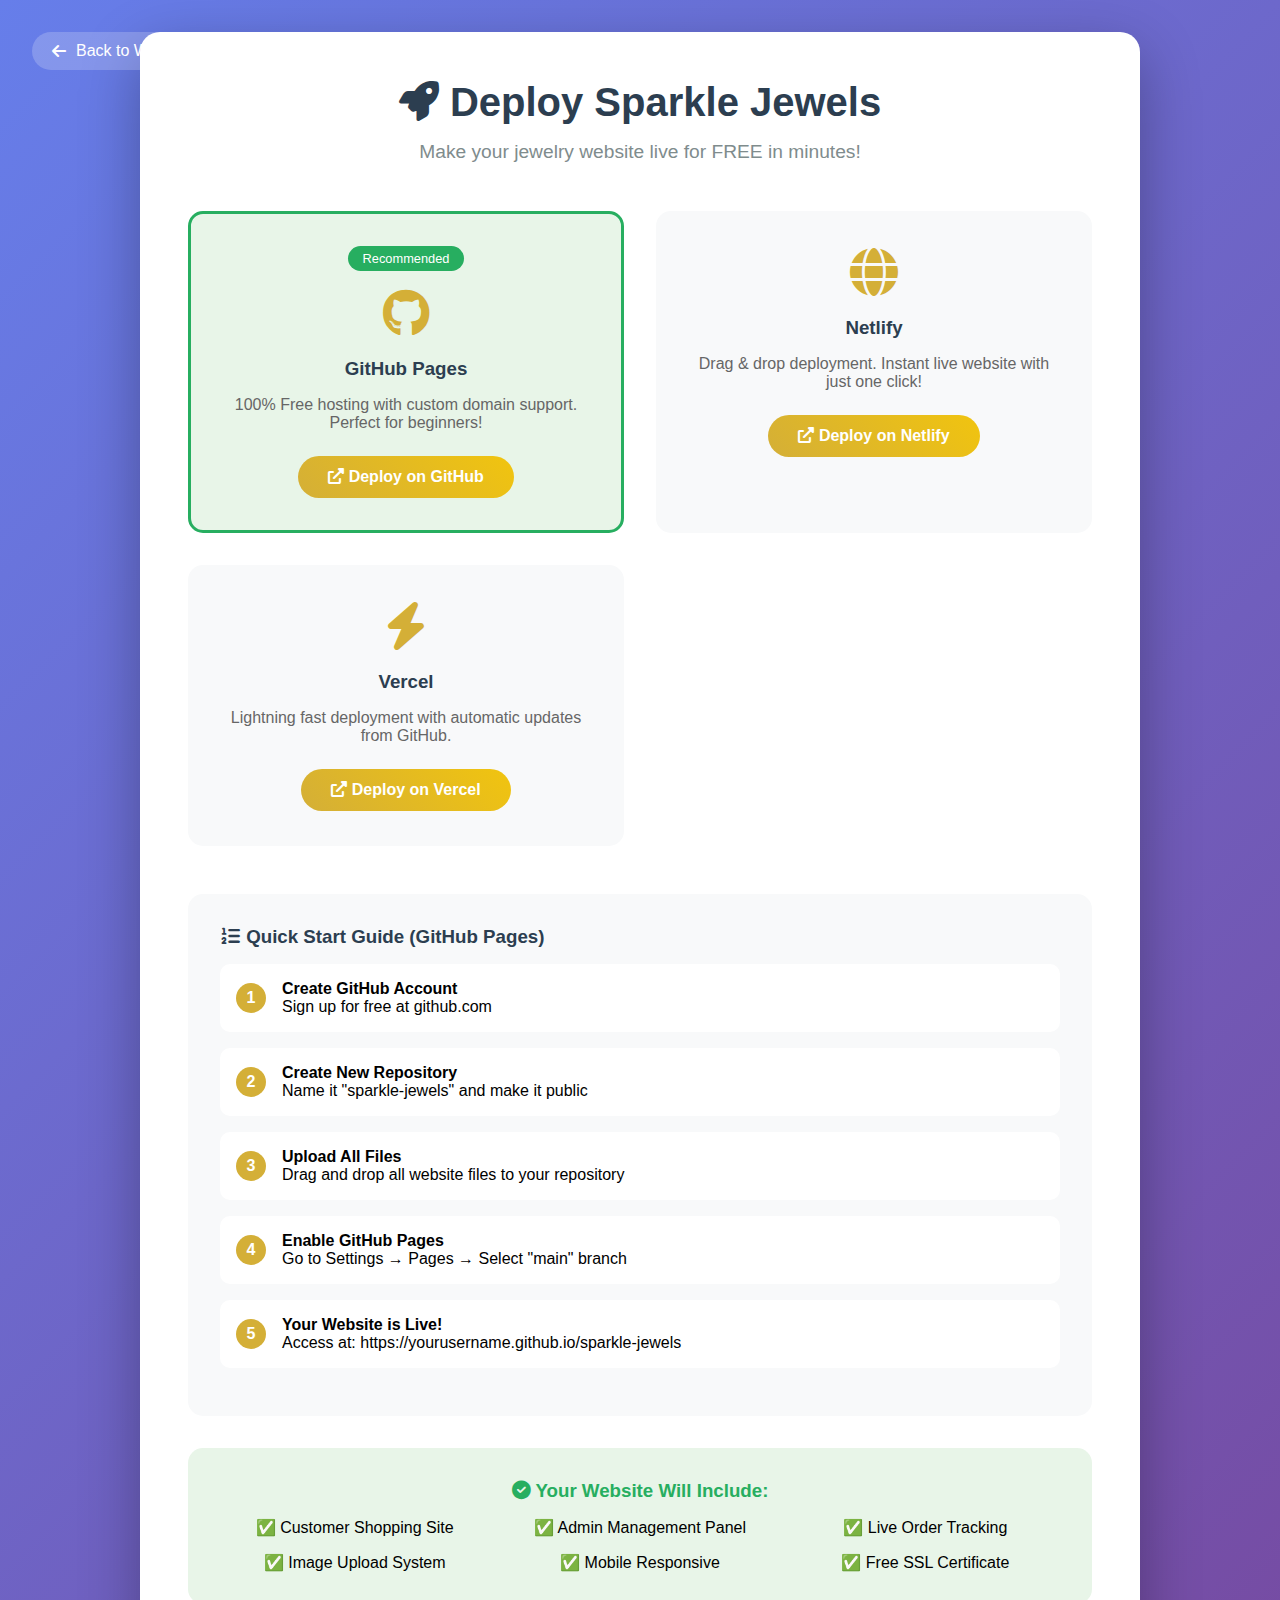
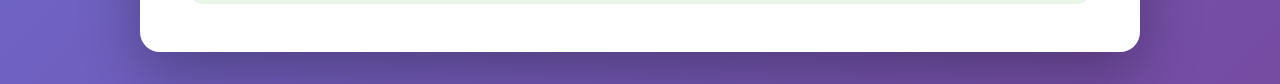
<file: deploy.html>
<!DOCTYPE html>
<html lang="en">
<head>
    <meta charset="UTF-8">
    <meta name="viewport" content="width=device-width, initial-scale=1.0">
    <title>Deploy Sparkle Jewels - Free Hosting Guide</title>
    <link rel="stylesheet" href="https://cdnjs.cloudflare.com/ajax/libs/font-awesome/6.0.0/css/all.min.css">
    <style>
        * {
            margin: 0;
            padding: 0;
            box-sizing: border-box;
        }
        
        body {
            font-family: 'Arial', sans-serif;
            background: linear-gradient(135deg, #667eea 0%, #764ba2 100%);
            min-height: 100vh;
            padding: 2rem;
        }
        
        .container {
            max-width: 1000px;
            margin: 0 auto;
            background: white;
            border-radius: 20px;
            padding: 3rem;
            box-shadow: 0 20px 60px rgba(0,0,0,0.3);
        }
        
        .header {
            text-align: center;
            margin-bottom: 3rem;
        }
        
        .header h1 {
            color: #2c3e50;
            margin-bottom: 1rem;
            font-size: 2.5rem;
        }
        
        .header p {
            color: #7f8c8d;
            font-size: 1.2rem;
        }
        
        .deployment-options {
            display: grid;
            grid-template-columns: repeat(auto-fit, minmax(300px, 1fr));
            gap: 2rem;
            margin-bottom: 3rem;
        }
        
        .option-card {
            background: #f8f9fa;
            padding: 2rem;
            border-radius: 15px;
            text-align: center;
            transition: transform 0.3s ease;
            border: 3px solid transparent;
        }
        
        .option-card:hover {
            transform: translateY(-5px);
            border-color: #d4af37;
        }
        
        .option-card.recommended {
            border-color: #27ae60;
            background: #e8f5e8;
        }
        
        .option-icon {
            font-size: 3rem;
            margin-bottom: 1rem;
            color: #d4af37;
        }
        
        .option-card h3 {
            color: #2c3e50;
            margin-bottom: 1rem;
        }
        
        .option-card p {
            color: #666;
            margin-bottom: 1.5rem;
        }
        
        .deploy-btn {
            background: linear-gradient(45deg, #d4af37, #f1c40f);
            color: white;
            border: none;
            padding: 12px 30px;
            border-radius: 25px;
            cursor: pointer;
            font-weight: 600;
            text-decoration: none;
            display: inline-block;
            transition: all 0.3s ease;
        }
        
        .deploy-btn:hover {
            transform: translateY(-2px);
            box-shadow: 0 5px 15px rgba(212, 175, 55, 0.4);
        }
        
        .recommended-badge {
            background: #27ae60;
            color: white;
            padding: 5px 15px;
            border-radius: 15px;
            font-size: 0.8rem;
            margin-bottom: 1rem;
            display: inline-block;
        }
        
        .steps {
            background: #f8f9fa;
            padding: 2rem;
            border-radius: 15px;
            margin-top: 2rem;
        }
        
        .steps h3 {
            color: #2c3e50;
            margin-bottom: 1rem;
        }
        
        .step {
            display: flex;
            align-items: center;
            margin-bottom: 1rem;
            padding: 1rem;
            background: white;
            border-radius: 10px;
        }
        
        .step-number {
            background: #d4af37;
            color: white;
            width: 30px;
            height: 30px;
            border-radius: 50%;
            display: flex;
            align-items: center;
            justify-content: center;
            margin-right: 1rem;
            font-weight: bold;
        }
        
        .back-btn {
            position: absolute;
            top: 2rem;
            left: 2rem;
            background: rgba(255,255,255,0.2);
            color: white;
            border: none;
            padding: 10px 20px;
            border-radius: 25px;
            cursor: pointer;
            text-decoration: none;
            display: flex;
            align-items: center;
            gap: 10px;
            transition: all 0.3s ease;
        }
        
        .back-btn:hover {
            background: rgba(255,255,255,0.3);
        }
    </style>
</head>
<body>
    <a href="index.html" class="back-btn">
        <i class="fas fa-arrow-left"></i>
        Back to Website
    </a>
    
    <div class="container">
        <div class="header">
            <h1><i class="fas fa-rocket"></i> Deploy Sparkle Jewels</h1>
            <p>Make your jewelry website live for FREE in minutes!</p>
        </div>
        
        <div class="deployment-options">
            <div class="option-card recommended">
                <div class="recommended-badge">Recommended</div>
                <div class="option-icon">
                    <i class="fab fa-github"></i>
                </div>
                <h3>GitHub Pages</h3>
                <p>100% Free hosting with custom domain support. Perfect for beginners!</p>
                <a href="https://github.com" target="_blank" class="deploy-btn">
                    <i class="fas fa-external-link-alt"></i> Deploy on GitHub
                </a>
            </div>
            
            <div class="option-card">
                <div class="option-icon">
                    <i class="fas fa-globe"></i>
                </div>
                <h3>Netlify</h3>
                <p>Drag & drop deployment. Instant live website with just one click!</p>
                <a href="https://netlify.com" target="_blank" class="deploy-btn">
                    <i class="fas fa-external-link-alt"></i> Deploy on Netlify
                </a>
            </div>
            
            <div class="option-card">
                <div class="option-icon">
                    <i class="fas fa-bolt"></i>
                </div>
                <h3>Vercel</h3>
                <p>Lightning fast deployment with automatic updates from GitHub.</p>
                <a href="https://vercel.com" target="_blank" class="deploy-btn">
                    <i class="fas fa-external-link-alt"></i> Deploy on Vercel
                </a>
            </div>
        </div>
        
        <div class="steps">
            <h3><i class="fas fa-list-ol"></i> Quick Start Guide (GitHub Pages)</h3>
            
            <div class="step">
                <div class="step-number">1</div>
                <div>
                    <strong>Create GitHub Account</strong><br>
                    Sign up for free at github.com
                </div>
            </div>
            
            <div class="step">
                <div class="step-number">2</div>
                <div>
                    <strong>Create New Repository</strong><br>
                    Name it "sparkle-jewels" and make it public
                </div>
            </div>
            
            <div class="step">
                <div class="step-number">3</div>
                <div>
                    <strong>Upload All Files</strong><br>
                    Drag and drop all website files to your repository
                </div>
            </div>
            
            <div class="step">
                <div class="step-number">4</div>
                <div>
                    <strong>Enable GitHub Pages</strong><br>
                    Go to Settings → Pages → Select "main" branch
                </div>
            </div>
            
            <div class="step">
                <div class="step-number">5</div>
                <div>
                    <strong>Your Website is Live!</strong><br>
                    Access at: https://yourusername.github.io/sparkle-jewels
                </div>
            </div>
        </div>
        
        <div style="text-align: center; margin-top: 2rem; padding: 2rem; background: #e8f5e8; border-radius: 15px;">
            <h3 style="color: #27ae60; margin-bottom: 1rem;">
                <i class="fas fa-check-circle"></i> Your Website Will Include:
            </h3>
            <div style="display: grid; grid-template-columns: repeat(auto-fit, minmax(200px, 1fr)); gap: 1rem; margin-top: 1rem;">
                <div>✅ Customer Shopping Site</div>
                <div>✅ Admin Management Panel</div>
                <div>✅ Live Order Tracking</div>
                <div>✅ Image Upload System</div>
                <div>✅ Mobile Responsive</div>
                <div>✅ Free SSL Certificate</div>
            </div>
        </div>
    </div>
</body>
</html>
</file>
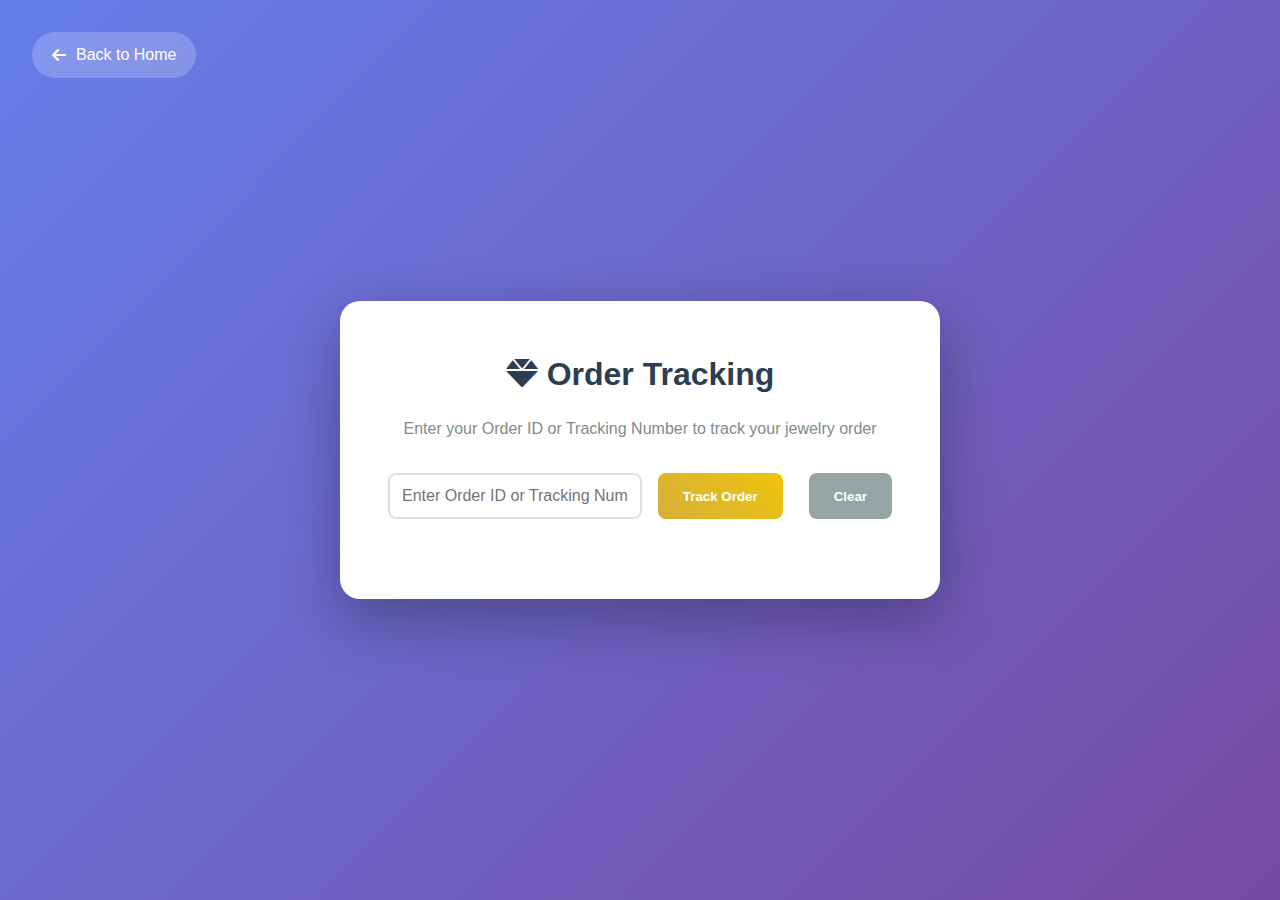
<file: order-tracking.html>
<!DOCTYPE html>
<html lang="en">
<head>
    <meta charset="UTF-8">
    <meta name="viewport" content="width=device-width, initial-scale=1.0">
    <title>Order Tracking - Sparkle Jewels</title>
    <link rel="stylesheet" href="styles.css">
    <link rel="stylesheet" href="https://cdnjs.cloudflare.com/ajax/libs/font-awesome/6.0.0/css/all.min.css">
    <style>
        .tracking-page {
            min-height: 100vh;
            background: linear-gradient(135deg, #667eea 0%, #764ba2 100%);
            display: flex;
            align-items: center;
            justify-content: center;
            padding: 2rem;
        }
        
        .tracking-container {
            background: white;
            padding: 3rem;
            border-radius: 20px;
            box-shadow: 0 20px 60px rgba(0,0,0,0.3);
            max-width: 600px;
            width: 100%;
        }
        
        .tracking-header {
            text-align: center;
            margin-bottom: 2rem;
        }
        
        .tracking-header h1 {
            color: #2c3e50;
            margin-bottom: 1rem;
        }
        
        .tracking-header p {
            color: #7f8c8d;
        }
        
        .back-btn {
            position: absolute;
            top: 2rem;
            left: 2rem;
            background: rgba(255,255,255,0.2);
            color: white;
            border: none;
            padding: 10px 20px;
            border-radius: 25px;
            cursor: pointer;
            text-decoration: none;
            display: flex;
            align-items: center;
            gap: 10px;
            transition: all 0.3s ease;
        }
        
        .back-btn:hover {
            background: rgba(255,255,255,0.3);
        }
    </style>
</head>
<body>
    <div class="tracking-page">
        <a href="index.html" class="back-btn">
            <i class="fas fa-arrow-left"></i>
            Back to Home
        </a>
        
        <div class="tracking-container">
            <div class="tracking-header">
                <h1><i class="fas fa-gem"></i> Order Tracking</h1>
                <p>Enter your Order ID or Tracking Number to track your jewelry order</p>
            </div>
            
            <div class="tracking-form">
                <input type="text" id="tracking-input" placeholder="Enter Order ID or Tracking Number">
                <button onclick="trackOrder()">Track Order</button>
                <button type="button" onclick="clearTracking()" style="background: #95a5a6; margin-left: 10px;">Clear</button>
            </div>
            
            <div id="tracking-result"></div>
        </div>
    </div>
    
    <script src="script.js"></script>
    <script>
        // Additional function for standalone tracking page
        function clearTracking() {
            document.getElementById('tracking-input').value = '';
            document.getElementById('tracking-result').innerHTML = '';
            // Stop live tracking if active
            if (typeof liveTrackingInterval !== 'undefined' && liveTrackingInterval) {
                clearInterval(liveTrackingInterval);
            }
        }
    </script>
</body>
</html>
</file>
<file: styles.css>
* {
    margin: 0;
    padding: 0;
    box-sizing: border-box;
}

body {
    font-family: 'Arial', sans-serif;
    line-height: 1.6;
    color: #333;
    overflow-x: hidden;
}

.container {
    max-width: 1200px;
    margin: 0 auto;
    padding: 0 20px;
}

/* Header */
header {
    background: rgba(255, 255, 255, 0.95);
    backdrop-filter: blur(10px);
    box-shadow: 0 2px 20px rgba(0,0,0,0.1);
    position: fixed;
    width: 100%;
    top: 0;
    z-index: 1000;
}

nav {
    display: flex;
    justify-content: space-between;
    align-items: center;
    padding: 1rem 2rem;
}

.logo {
    display: flex;
    align-items: center;
    gap: 10px;
}

.logo i {
    color: #d4af37;
    font-size: 1.8rem;
}

.logo h1 {
    color: #2c3e50;
    font-size: 1.5rem;
    font-weight: 700;
}

.nav-links {
    display: flex;
    list-style: none;
    gap: 2rem;
}

.nav-links a {
    text-decoration: none;
    color: #333;
    font-weight: 500;
    transition: color 0.3s ease;
    position: relative;
}

.nav-links a:hover {
    color: #d4af37;
}

.nav-links a::after {
    content: '';
    position: absolute;
    width: 0;
    height: 2px;
    bottom: -5px;
    left: 0;
    background: #d4af37;
    transition: width 0.3s ease;
}

.nav-links a:hover::after {
    width: 100%;
}

.nav-icons {
    display: flex;
    gap: 1rem;
}

.nav-icons i {
    font-size: 1.2rem;
    color: #333;
    cursor: pointer;
    transition: color 0.3s ease;
}

.nav-icons i:hover {
    color: #d4af37;
}

/* Hero Slider */
.hero-slider {
    position: relative;
    height: 100vh;
    overflow: hidden;
}

.slider-container {
    position: relative;
    width: 100%;
    height: 100%;
}

.slide {
    position: absolute;
    top: 0;
    left: 0;
    width: 100%;
    height: 100%;
    opacity: 0;
    transition: opacity 1s ease-in-out;
    display: flex;
    align-items: center;
    justify-content: center;
}

.slide.active {
    opacity: 1;
}

.slide-bg {
    position: absolute;
    top: 0;
    left: 0;
    width: 100%;
    height: 100%;
    z-index: -1;
}

.slide-content {
    text-align: center;
    color: white;
    z-index: 2;
    max-width: 600px;
    padding: 0 20px;
}

.slide-content h2 {
    font-size: 3.5rem;
    margin-bottom: 1rem;
    text-shadow: 2px 2px 4px rgba(0,0,0,0.5);
    animation: slideInUp 1s ease-out;
}

.slide-content p {
    font-size: 1.3rem;
    margin-bottom: 2rem;
    text-shadow: 1px 1px 2px rgba(0,0,0,0.5);
    animation: slideInUp 1s ease-out 0.3s both;
}

.cta-button {
    background: linear-gradient(45deg, #d4af37, #f1c40f);
    color: white;
    border: none;
    padding: 15px 35px;
    font-size: 1.1rem;
    border-radius: 50px;
    cursor: pointer;
    transition: all 0.3s ease;
    text-transform: uppercase;
    font-weight: 600;
    letter-spacing: 1px;
    animation: slideInUp 1s ease-out 0.6s both;
}

.cta-button:hover {
    transform: translateY(-3px);
    box-shadow: 0 10px 25px rgba(212, 175, 55, 0.4);
}

.slider-nav {
    position: absolute;
    top: 50%;
    transform: translateY(-50%);
    width: 100%;
    display: flex;
    justify-content: space-between;
    padding: 0 2rem;
    z-index: 3;
}

.slider-nav button {
    background: rgba(255, 255, 255, 0.2);
    border: none;
    color: white;
    font-size: 1.5rem;
    padding: 15px 20px;
    border-radius: 50%;
    cursor: pointer;
    transition: all 0.3s ease;
}

.slider-nav button:hover {
    background: rgba(255, 255, 255, 0.3);
    transform: scale(1.1);
}

.slider-dots {
    position: absolute;
    bottom: 30px;
    left: 50%;
    transform: translateX(-50%);
    display: flex;
    gap: 10px;
    z-index: 3;
}

.dot {
    width: 12px;
    height: 12px;
    border-radius: 50%;
    background: rgba(255, 255, 255, 0.5);
    cursor: pointer;
    transition: all 0.3s ease;
}

.dot.active {
    background: #d4af37;
    transform: scale(1.2);
}

/* About Section */
.about {
    padding: 100px 0;
    background: #f8f9fa;
}

.about h2 {
    text-align: center;
    margin-bottom: 4rem;
    font-size: 2.5rem;
    color: #2c3e50;
    position: relative;
}

.about h2::after {
    content: '';
    position: absolute;
    bottom: -10px;
    left: 50%;
    transform: translateX(-50%);
    width: 80px;
    height: 3px;
    background: #d4af37;
}

.about-content {
    display: grid;
    grid-template-columns: 1fr 1fr;
    gap: 4rem;
    align-items: center;
}

.about-text p {
    font-size: 1.1rem;
    margin-bottom: 2rem;
    line-height: 1.8;
}

.features {
    display: flex;
    flex-direction: column;
    gap: 1rem;
}

.feature {
    display: flex;
    align-items: center;
    gap: 1rem;
}

.feature i {
    color: #d4af37;
    font-size: 1.2rem;
}

.about-image {
    display: flex;
    justify-content: center;
}

.jewelry-showcase {
    width: 200px;
    height: 200px;
    background: linear-gradient(45deg, #d4af37, #f1c40f);
    border-radius: 50%;
    display: flex;
    align-items: center;
    justify-content: center;
    font-size: 4rem;
    color: white;
    box-shadow: 0 20px 40px rgba(212, 175, 55, 0.3);
    animation: float 3s ease-in-out infinite;
}

/* Gallery Section */
.gallery {
    padding: 100px 0;
}

.gallery h2 {
    text-align: center;
    margin-bottom: 3rem;
    font-size: 2.5rem;
    color: #2c3e50;
    position: relative;
}

.gallery h2::after {
    content: '';
    position: absolute;
    bottom: -10px;
    left: 50%;
    transform: translateX(-50%);
    width: 80px;
    height: 3px;
    background: #d4af37;
}

.gallery-filters {
    display: flex;
    justify-content: center;
    gap: 1rem;
    margin-bottom: 3rem;
    flex-wrap: wrap;
}

.filter-btn {
    background: transparent;
    border: 2px solid #d4af37;
    color: #d4af37;
    padding: 10px 25px;
    border-radius: 25px;
    cursor: pointer;
    transition: all 0.3s ease;
    font-weight: 500;
}

.filter-btn.active,
.filter-btn:hover {
    background: #d4af37;
    color: white;
}

.gallery-grid {
    display: grid;
    grid-template-columns: repeat(auto-fit, minmax(280px, 1fr));
    gap: 2rem;
}

.gallery-item {
    background: white;
    border-radius: 15px;
    overflow: hidden;
    box-shadow: 0 10px 30px rgba(0,0,0,0.1);
    transition: all 0.3s ease;
    cursor: pointer;
}

.gallery-item:hover {
    transform: translateY(-10px);
    box-shadow: 0 20px 40px rgba(0,0,0,0.15);
}

.item-image {
    height: 250px;
    overflow: hidden;
    position: relative;
}

.jewelry-placeholder {
    width: 100%;
    height: 100%;
    display: flex;
    align-items: center;
    justify-content: center;
    font-size: 3rem;
    color: white;
    position: relative;
}

.jewelry-placeholder.necklace {
    background: linear-gradient(45deg, #d4af37, #f1c40f);
}

.jewelry-placeholder.earring {
    background: linear-gradient(45deg, #e74c3c, #c0392b);
}

.jewelry-placeholder.bracelet {
    background: linear-gradient(45deg, #3498db, #2980b9);
}

.jewelry-placeholder.ring {
    background: linear-gradient(45deg, #9b59b6, #8e44ad);
}

.item-info {
    padding: 1.5rem;
    text-align: center;
}

.item-info h3 {
    color: #2c3e50;
    margin-bottom: 0.5rem;
    font-size: 1.2rem;
}

.price {
    color: #d4af37;
    font-size: 1.3rem;
    font-weight: 700;
}

/* Collections Section */
.collections {
    padding: 100px 0;
    background: #f8f9fa;
}

.collections h2 {
    text-align: center;
    margin-bottom: 4rem;
    font-size: 2.5rem;
    color: #2c3e50;
    position: relative;
}

.collections h2::after {
    content: '';
    position: absolute;
    bottom: -10px;
    left: 50%;
    transform: translateX(-50%);
    width: 80px;
    height: 3px;
    background: #d4af37;
}

.collection-grid {
    display: grid;
    grid-template-columns: repeat(auto-fit, minmax(300px, 1fr));
    gap: 2rem;
}

.collection-card {
    background: white;
    padding: 3rem 2rem;
    border-radius: 15px;
    text-align: center;
    box-shadow: 0 10px 30px rgba(0,0,0,0.1);
    transition: all 0.3s ease;
}

.collection-card:hover {
    transform: translateY(-10px);
    box-shadow: 0 20px 40px rgba(0,0,0,0.15);
}

.collection-icon {
    width: 80px;
    height: 80px;
    background: linear-gradient(45deg, #d4af37, #f1c40f);
    border-radius: 50%;
    display: flex;
    align-items: center;
    justify-content: center;
    margin: 0 auto 1.5rem;
    font-size: 2rem;
    color: white;
}

.collection-card h3 {
    color: #2c3e50;
    margin-bottom: 1rem;
    font-size: 1.5rem;
}

.collection-card p {
    margin-bottom: 2rem;
    color: #666;
}

.collection-btn {
    background: linear-gradient(45deg, #d4af37, #f1c40f);
    color: white;
    border: none;
    padding: 12px 30px;
    border-radius: 25px;
    cursor: pointer;
    transition: all 0.3s ease;
    font-weight: 500;
}

.collection-btn:hover {
    transform: translateY(-2px);
    box-shadow: 0 5px 15px rgba(212, 175, 55, 0.4);
}

/* Contact Section */
.contact {
    padding: 100px 0;
}

.contact h2 {
    text-align: center;
    margin-bottom: 4rem;
    font-size: 2.5rem;
    color: #2c3e50;
    position: relative;
}

.contact h2::after {
    content: '';
    position: absolute;
    bottom: -10px;
    left: 50%;
    transform: translateX(-50%);
    width: 80px;
    height: 3px;
    background: #d4af37;
}

.contact-content {
    display: grid;
    grid-template-columns: 1fr 1fr;
    gap: 4rem;
}

.contact-info {
    display: flex;
    flex-direction: column;
    gap: 2rem;
}

.contact-item {
    display: flex;
    align-items: center;
    gap: 1rem;
}

.contact-item i {
    width: 50px;
    height: 50px;
    background: linear-gradient(45deg, #d4af37, #f1c40f);
    border-radius: 50%;
    display: flex;
    align-items: center;
    justify-content: center;
    color: white;
    font-size: 1.2rem;
}

.contact-item h4 {
    color: #2c3e50;
    margin-bottom: 0.5rem;
}

.contact-form {
    display: flex;
    flex-direction: column;
    gap: 1rem;
}

.contact-form input,
.contact-form textarea {
    padding: 15px;
    border: 2px solid #e0e0e0;
    border-radius: 10px;
    font-size: 1rem;
    transition: border-color 0.3s ease;
}

.contact-form input:focus,
.contact-form textarea:focus {
    outline: none;
    border-color: #d4af37;
}

.contact-form textarea {
    min-height: 120px;
    resize: vertical;
}

.contact-form button {
    background: linear-gradient(45deg, #d4af37, #f1c40f);
    color: white;
    border: none;
    padding: 15px;
    border-radius: 10px;
    font-size: 1.1rem;
    cursor: pointer;
    transition: all 0.3s ease;
    font-weight: 600;
}

.contact-form button:hover {
    transform: translateY(-2px);
    box-shadow: 0 5px 15px rgba(212, 175, 55, 0.4);
}

/* Footer */
footer {
    background: #2c3e50;
    color: white;
    padding: 3rem 0 1rem;
}

.footer-content {
    display: grid;
    grid-template-columns: repeat(auto-fit, minmax(250px, 1fr));
    gap: 2rem;
    margin-bottom: 2rem;
}

.footer-section h3 {
    margin-bottom: 1rem;
    color: #d4af37;
}

.footer-section h4 {
    margin-bottom: 1rem;
    color: #d4af37;
}

.footer-section ul {
    list-style: none;
}

.footer-section ul li {
    margin-bottom: 0.5rem;
}

.footer-section ul li a {
    color: #bdc3c7;
    text-decoration: none;
    transition: color 0.3s ease;
}

.footer-section ul li a:hover {
    color: #d4af37;
}

.social-links {
    display: flex;
    gap: 1rem;
    margin-top: 1rem;
}

.social-links a {
    width: 40px;
    height: 40px;
    background: #34495e;
    border-radius: 50%;
    display: flex;
    align-items: center;
    justify-content: center;
    color: white;
    text-decoration: none;
    transition: all 0.3s ease;
}

.social-links a:hover {
    background: #d4af37;
    transform: translateY(-3px);
}

.footer-bottom {
    text-align: center;
    padding-top: 2rem;
    border-top: 1px solid #34495e;
    color: #bdc3c7;
}

/* Animations */
@keyframes slideInUp {
    from {
        opacity: 0;
        transform: translateY(30px);
    }
    to {
        opacity: 1;
        transform: translateY(0);
    }
}

@keyframes float {
    0%, 100% {
        transform: translateY(0px);
    }
    50% {
        transform: translateY(-20px);
    }
}

/* Responsive Design */
@media (max-width: 768px) {
    .nav-links {
        display: none;
    }
    
    .slide-content h2 {
        font-size: 2.5rem;
    }
    
    .about-content {
        grid-template-columns: 1fr;
        text-align: center;
    }
    
    .contact-content {
        grid-template-columns: 1fr;
    }
    
    .footer-content {
        grid-template-columns: 1fr;
        text-align: center;
    }
    
    .gallery-filters {
        justify-content: center;
    }
    
    nav {
        padding: 1rem;
    }
    
    .slider-nav {
        padding: 0 1rem;
    }
}
/* Buy Now Button */
.buy-now-btn {
    background: linear-gradient(45deg, #d4af37, #f1c40f);
    color: white;
    border: none;
    padding: 10px 20px;
    border-radius: 25px;
    cursor: pointer;
    font-weight: 600;
    transition: all 0.3s ease;
    width: 100%;
    margin-top: 10px;
}

.buy-now-btn:hover {
    transform: translateY(-2px);
    box-shadow: 0 5px 15px rgba(212, 175, 55, 0.4);
}

/* Modal Styles */
.modal {
    display: none;
    position: fixed;
    z-index: 10000;
    left: 0;
    top: 0;
    width: 100%;
    height: 100%;
    background: rgba(0,0,0,0.5);
    backdrop-filter: blur(5px);
}

.modal-content {
    background: white;
    margin: 2% auto;
    padding: 2rem;
    border-radius: 15px;
    width: 90%;
    max-width: 600px;
    position: relative;
    max-height: 90vh;
    overflow-y: auto;
    box-shadow: 0 20px 60px rgba(0,0,0,0.3);
}

.close {
    position: absolute;
    right: 1.5rem;
    top: 1.5rem;
    font-size: 2rem;
    cursor: pointer;
    color: #999;
    transition: color 0.3s ease;
}

.close:hover {
    color: #333;
}

/* Checkout Modal */
.checkout-sections {
    display: grid;
    grid-template-columns: 1fr 1fr;
    gap: 2rem;
    margin-bottom: 2rem;
}

.customer-details,
.order-summary {
    background: #f8f9fa;
    padding: 1.5rem;
    border-radius: 10px;
}

.customer-details h4,
.order-summary h4 {
    color: #2c3e50;
    margin-bottom: 1rem;
    border-bottom: 2px solid #d4af37;
    padding-bottom: 0.5rem;
}

.form-group {
    margin-bottom: 1rem;
}

.form-group input,
.form-group textarea {
    width: 100%;
    padding: 12px;
    border: 2px solid #e0e0e0;
    border-radius: 8px;
    font-size: 1rem;
    transition: border-color 0.3s ease;
}

.form-group input:focus,
.form-group textarea:focus {
    outline: none;
    border-color: #d4af37;
}

.form-group textarea {
    height: 80px;
    resize: vertical;
}

.order-item {
    display: flex;
    justify-content: space-between;
    align-items: center;
    padding: 1rem 0;
    border-bottom: 1px solid #e0e0e0;
}

.order-item:last-child {
    border-bottom: none;
}

.item-details h5 {
    color: #2c3e50;
    margin-bottom: 0.5rem;
}

.item-price {
    color: #d4af37;
    font-weight: 600;
    font-size: 1.1rem;
}

.total-amount {
    background: #d4af37;
    color: white;
    padding: 1rem;
    border-radius: 8px;
    text-align: center;
    margin-top: 1rem;
    font-size: 1.2rem;
}

.payment-section {
    background: #f8f9fa;
    padding: 1.5rem;
    border-radius: 10px;
    margin-bottom: 2rem;
}

.payment-section h4 {
    color: #2c3e50;
    margin-bottom: 1rem;
    border-bottom: 2px solid #d4af37;
    padding-bottom: 0.5rem;
}

.payment-options {
    display: flex;
    gap: 2rem;
}

.payment-options label {
    display: flex;
    align-items: center;
    gap: 0.5rem;
    cursor: pointer;
    font-weight: 500;
}

.payment-options input[type="radio"] {
    width: auto;
    margin: 0;
}

.form-actions {
    display: flex;
    gap: 1rem;
    justify-content: flex-end;
}

.form-actions button {
    padding: 12px 30px;
    border: none;
    border-radius: 8px;
    cursor: pointer;
    font-weight: 600;
    transition: all 0.3s ease;
}

.form-actions button[type="submit"] {
    background: linear-gradient(45deg, #d4af37, #f1c40f);
    color: white;
}

.form-actions button[type="button"] {
    background: #95a5a6;
    color: white;
}

.form-actions button:hover {
    transform: translateY(-2px);
    box-shadow: 0 5px 15px rgba(0,0,0,0.2);
}

/* Order Success Modal */
.success-modal {
    text-align: center;
    max-width: 400px;
}

.success-icon {
    font-size: 4rem;
    color: #27ae60;
    margin-bottom: 1rem;
}

.success-modal h3 {
    color: #2c3e50;
    margin-bottom: 1.5rem;
}

.order-success-info {
    background: #f8f9fa;
    padding: 1.5rem;
    border-radius: 10px;
    margin-bottom: 2rem;
    text-align: left;
}

.order-success-info p {
    margin-bottom: 0.5rem;
}

.order-success-info strong {
    color: #2c3e50;
}

.success-actions {
    display: flex;
    gap: 1rem;
    justify-content: center;
}

.success-actions button {
    padding: 12px 25px;
    border: none;
    border-radius: 8px;
    cursor: pointer;
    font-weight: 600;
    transition: all 0.3s ease;
}

.success-actions button:first-child {
    background: #95a5a6;
    color: white;
}

.success-actions button:last-child {
    background: linear-gradient(45deg, #d4af37, #f1c40f);
    color: white;
}

.success-actions button:hover {
    transform: translateY(-2px);
    box-shadow: 0 5px 15px rgba(0,0,0,0.2);
}

/* Order Tracking */
.tracking-form {
    display: flex;
    gap: 1rem;
    margin-bottom: 2rem;
}

.tracking-form input {
    flex: 1;
    padding: 12px;
    border: 2px solid #e0e0e0;
    border-radius: 8px;
    font-size: 1rem;
}

.tracking-form button {
    background: linear-gradient(45deg, #d4af37, #f1c40f);
    color: white;
    border: none;
    padding: 12px 25px;
    border-radius: 8px;
    cursor: pointer;
    font-weight: 600;
}

.tracking-result {
    background: #f8f9fa;
    padding: 2rem;
    border-radius: 10px;
    margin-top: 1rem;
}

.tracking-steps {
    display: flex;
    flex-direction: column;
    gap: 1rem;
}

.tracking-step {
    display: flex;
    align-items: center;
    gap: 1rem;
    padding: 1rem;
    background: white;
    border-radius: 8px;
    border-left: 4px solid #e0e0e0;
}

.tracking-step.completed {
    border-left-color: #27ae60;
}

.tracking-step.current {
    border-left-color: #d4af37;
    background: #fff9e6;
}

.step-icon {
    width: 40px;
    height: 40px;
    border-radius: 50%;
    display: flex;
    align-items: center;
    justify-content: center;
    background: #e0e0e0;
    color: white;
}

.tracking-step.completed .step-icon {
    background: #27ae60;
}

.tracking-step.current .step-icon {
    background: #d4af37;
}

.step-info h5 {
    color: #2c3e50;
    margin-bottom: 0.5rem;
}

.step-info p {
    color: #7f8c8d;
    font-size: 0.9rem;
}

/* Track Order Button in Header */
.track-order-btn {
    background: transparent;
    border: 2px solid #d4af37;
    color: #d4af37;
    padding: 8px 20px;
    border-radius: 25px;
    cursor: pointer;
    font-weight: 500;
    transition: all 0.3s ease;
    margin-left: 1rem;
}

.track-order-btn:hover {
    background: #d4af37;
    color: white;
}

.find-order-btn {
    background: transparent;
    border: 2px solid #3498db;
    color: #3498db;
    padding: 8px 15px;
    border-radius: 20px;
    cursor: pointer;
    font-weight: 500;
    transition: all 0.3s ease;
    margin-left: 10px;
    font-size: 0.9rem;
}

.find-order-btn:hover {
    background: #3498db;
    color: white;
}

/* Responsive Design for Modals */
@media (max-width: 768px) {
    .modal-content {
        width: 95%;
        margin: 5% auto;
        padding: 1.5rem;
    }
    
    .checkout-sections {
        grid-template-columns: 1fr;
        gap: 1rem;
    }
    
    .payment-options {
        flex-direction: column;
        gap: 1rem;
    }
    
    .form-actions {
        flex-direction: column;
    }
    
    .success-actions {
        flex-direction: column;
    }
    
    .tracking-form {
        flex-direction: column;
    }
}

/* Live Tracking Indicator */
.live-indicator {
    display: inline-flex;
    align-items: center;
    gap: 5px;
    color: #27ae60;
    font-size: 0.9rem;
    margin-top: 10px;
}

.live-dot {
    width: 8px;
    height: 8px;
    background: #27ae60;
    border-radius: 50%;
    animation: pulse 2s infinite;
}

@keyframes pulse {
    0% { opacity: 1; }
    50% { opacity: 0.5; }
    100% { opacity: 1; }
}

/* Product Image Styles */
.item-image img {
    width: 100%;
    height: 250px;
    object-fit: cover;
    border-radius: 10px 10px 0 0;
}

/* Item Overlay for Hover Effects */
.item-image {
    position: relative;
    overflow: hidden;
}

.item-overlay {
    position: absolute;
    top: 0;
    left: 0;
    right: 0;
    bottom: 0;
    background: rgba(0,0,0,0.7);
    display: flex;
    align-items: center;
    justify-content: center;
    opacity: 0;
    transition: opacity 0.3s ease;
}

.gallery-item:hover .item-overlay {
    opacity: 1;
}

.quick-view-btn {
    background: rgba(212, 175, 55, 0.9);
    color: white;
    border: none;
    padding: 10px 20px;
    border-radius: 25px;
    cursor: pointer;
    font-weight: 600;
    transition: all 0.3s ease;
}

.quick-view-btn:hover {
    background: #d4af37;
    transform: translateY(-2px);
}

/* Item Actions */
.item-actions {
    display: flex;
    gap: 10px;
    margin-top: 10px;
}

.add-to-cart-btn {
    background: #3498db;
    color: white;
    border: none;
    padding: 8px 15px;
    border-radius: 20px;
    cursor: pointer;
    font-weight: 500;
    transition: all 0.3s ease;
    flex: 1;
    font-size: 0.9rem;
}

.add-to-cart-btn:hover {
    background: #2980b9;
    transform: translateY(-2px);
}

.buy-now-btn {
    background: linear-gradient(45deg, #d4af37, #f1c40f);
    color: white;
    border: none;
    padding: 8px 15px;
    border-radius: 20px;
    cursor: pointer;
    font-weight: 600;
    transition: all 0.3s ease;
    flex: 1;
    font-size: 0.9rem;
}

.buy-now-btn:hover {
    transform: translateY(-2px);
    box-shadow: 0 5px 15px rgba(212, 175, 55, 0.4);
}

/* Cart Badge */
.cart-badge {
    position: absolute;
    top: -8px;
    right: -8px;
    background: #e74c3c;
    color: white;
    border-radius: 50%;
    width: 18px;
    height: 18px;
    font-size: 0.7rem;
    display: flex;
    align-items: center;
    justify-content: center;
    font-weight: bold;
    animation: pulse 2s infinite;
}
</file>
<file: admin.css>
* {
    margin: 0;
    padding: 0;
    box-sizing: border-box;
}

body {
    font-family: 'Arial', sans-serif;
    background: #f5f5f5;
    color: #333;
}

.admin-container {
    display: flex;
    min-height: 100vh;
}

/* Sidebar */
.sidebar {
    width: 250px;
    background: #2c3e50;
    color: white;
    position: fixed;
    height: 100vh;
    overflow-y: auto;
}

.sidebar .logo {
    padding: 2rem 1.5rem;
    border-bottom: 1px solid #34495e;
    display: flex;
    align-items: center;
    gap: 10px;
}

.sidebar .logo i {
    color: #d4af37;
    font-size: 1.5rem;
}

.admin-nav ul {
    list-style: none;
    padding: 1rem 0;
}

.admin-nav li {
    margin-bottom: 0.5rem;
}

.nav-link {
    display: flex;
    align-items: center;
    gap: 10px;
    padding: 1rem 1.5rem;
    color: #bdc3c7;
    text-decoration: none;
    transition: all 0.3s ease;
}

.nav-link:hover,
.nav-link.active {
    background: #34495e;
    color: #d4af37;
}

/* Main Content */
.main-content {
    margin-left: 250px;
    flex: 1;
    padding: 2rem;
}

.admin-header {
    display: flex;
    justify-content: space-between;
    align-items: center;
    margin-bottom: 2rem;
    background: white;
    padding: 1.5rem 2rem;
    border-radius: 10px;
    box-shadow: 0 2px 10px rgba(0,0,0,0.1);
}

.admin-header h1 {
    color: #2c3e50;
}

.header-actions {
    display: flex;
    align-items: center;
    gap: 1rem;
}

.btn-primary {
    background: linear-gradient(45deg, #d4af37, #f1c40f);
    color: white;
    border: none;
    padding: 10px 20px;
    border-radius: 5px;
    cursor: pointer;
    font-weight: 500;
    transition: all 0.3s ease;
}

.btn-primary:hover {
    transform: translateY(-2px);
    box-shadow: 0 5px 15px rgba(212, 175, 55, 0.4);
}

.admin-profile {
    display: flex;
    align-items: center;
    gap: 10px;
    color: #2c3e50;
}

.admin-profile i {
    font-size: 1.5rem;
}

/* Content Sections */
.content-section {
    display: none;
}

.content-section.active {
    display: block;
}

/* Stats Grid */
.stats-grid {
    display: grid;
    grid-template-columns: repeat(auto-fit, minmax(250px, 1fr));
    gap: 1.5rem;
    margin-bottom: 2rem;
}

.stat-card {
    background: white;
    padding: 2rem;
    border-radius: 10px;
    box-shadow: 0 2px 10px rgba(0,0,0,0.1);
    display: flex;
    align-items: center;
    gap: 1rem;
}

.stat-icon {
    width: 60px;
    height: 60px;
    background: linear-gradient(45deg, #d4af37, #f1c40f);
    border-radius: 50%;
    display: flex;
    align-items: center;
    justify-content: center;
    color: white;
    font-size: 1.5rem;
}

.stat-info h3 {
    font-size: 2rem;
    color: #2c3e50;
    margin-bottom: 0.5rem;
}

.stat-info p {
    color: #7f8c8d;
}

/* Tables */
.table-container {
    background: white;
    border-radius: 10px;
    overflow: hidden;
    box-shadow: 0 2px 10px rgba(0,0,0,0.1);
}

table {
    width: 100%;
    border-collapse: collapse;
}

th, td {
    padding: 1rem;
    text-align: left;
    border-bottom: 1px solid #ecf0f1;
}

th {
    background: #f8f9fa;
    font-weight: 600;
    color: #2c3e50;
}

tr:hover {
    background: #f8f9fa;
}

.recent-orders {
    background: white;
    padding: 2rem;
    border-radius: 10px;
    box-shadow: 0 2px 10px rgba(0,0,0,0.1);
}

.recent-orders h3 {
    margin-bottom: 1.5rem;
    color: #2c3e50;
}

/* Section Headers */
.section-header {
    display: flex;
    justify-content: space-between;
    align-items: center;
    margin-bottom: 2rem;
    background: white;
    padding: 1.5rem 2rem;
    border-radius: 10px;
    box-shadow: 0 2px 10px rgba(0,0,0,0.1);
}

.section-header h3 {
    color: #2c3e50;
}

.filters select {
    padding: 8px 15px;
    border: 1px solid #ddd;
    border-radius: 5px;
    background: white;
}

/* Status Badges */
.status-badge {
    padding: 5px 10px;
    border-radius: 15px;
    font-size: 0.8rem;
    font-weight: 500;
    text-transform: uppercase;
}

.status-pending {
    background: #fff3cd;
    color: #856404;
}

.status-processing {
    background: #cce5ff;
    color: #004085;
}

.status-shipped {
    background: #d4edda;
    color: #155724;
}

.status-delivered {
    background: #d1ecf1;
    color: #0c5460;
}

/* Action Buttons */
.action-btn {
    background: none;
    border: none;
    color: #3498db;
    cursor: pointer;
    padding: 5px 10px;
    border-radius: 3px;
    transition: all 0.3s ease;
}

.action-btn:hover {
    background: #3498db;
    color: white;
}

.action-btn.danger {
    color: #e74c3c;
}

.action-btn.danger:hover {
    background: #e74c3c;
    color: white;
}

/* Products Grid */
.products-grid {
    display: grid;
    grid-template-columns: repeat(auto-fill, minmax(300px, 1fr));
    gap: 2rem;
}

.product-card {
    background: white;
    border-radius: 10px;
    overflow: hidden;
    box-shadow: 0 2px 10px rgba(0,0,0,0.1);
    transition: transform 0.3s ease;
}

.product-card:hover {
    transform: translateY(-5px);
}

.product-image {
    height: 200px;
    background: linear-gradient(45deg, #d4af37, #f1c40f);
    display: flex;
    align-items: center;
    justify-content: center;
    color: white;
    font-size: 3rem;
}

.product-info {
    padding: 1.5rem;
}

.product-info h4 {
    color: #2c3e50;
    margin-bottom: 0.5rem;
}

.product-price {
    color: #d4af37;
    font-size: 1.2rem;
    font-weight: 600;
    margin-bottom: 1rem;
}

.product-actions {
    display: flex;
    gap: 0.5rem;
}

/* Analytics */
.analytics-grid {
    display: grid;
    grid-template-columns: 2fr 1fr;
    gap: 2rem;
}

.chart-container {
    background: white;
    padding: 2rem;
    border-radius: 10px;
    box-shadow: 0 2px 10px rgba(0,0,0,0.1);
}

.chart-container h4 {
    margin-bottom: 1rem;
    color: #2c3e50;
}

#top-products-list {
    display: flex;
    flex-direction: column;
    gap: 1rem;
}

.top-product-item {
    display: flex;
    justify-content: space-between;
    align-items: center;
    padding: 1rem;
    background: #f8f9fa;
    border-radius: 5px;
}

/* Modal */
.modal {
    display: none;
    position: fixed;
    z-index: 1000;
    left: 0;
    top: 0;
    width: 100%;
    height: 100%;
    background: rgba(0,0,0,0.5);
}

.modal-content {
    background: white;
    margin: 5% auto;
    padding: 2rem;
    border-radius: 10px;
    width: 90%;
    max-width: 500px;
    position: relative;
}

.close {
    position: absolute;
    right: 1rem;
    top: 1rem;
    font-size: 1.5rem;
    cursor: pointer;
    color: #999;
}

.close:hover {
    color: #333;
}

.form-group {
    margin-bottom: 1rem;
}

.form-group label {
    display: block;
    margin-bottom: 0.5rem;
    color: #2c3e50;
    font-weight: 500;
}

.form-group input,
.form-group select,
.form-group textarea {
    width: 100%;
    padding: 10px;
    border: 1px solid #ddd;
    border-radius: 5px;
    font-size: 1rem;
}

.form-group textarea {
    height: 100px;
    resize: vertical;
}

.form-actions {
    display: flex;
    gap: 1rem;
    justify-content: flex-end;
    margin-top: 2rem;
}

.form-actions button {
    padding: 10px 20px;
    border: none;
    border-radius: 5px;
    cursor: pointer;
    font-weight: 500;
}

.form-actions button[type="submit"] {
    background: linear-gradient(45deg, #d4af37, #f1c40f);
    color: white;
}

.form-actions button[type="button"] {
    background: #95a5a6;
    color: white;
}

/* Responsive */
@media (max-width: 768px) {
    .sidebar {
        width: 200px;
    }
    
    .main-content {
        margin-left: 200px;
        padding: 1rem;
    }
    
    .stats-grid {
        grid-template-columns: 1fr;
    }
    
    .analytics-grid {
        grid-template-columns: 1fr;
    }
    
    .admin-header {
        flex-direction: column;
        gap: 1rem;
        text-align: center;
    }
}

@media (max-width: 480px) {
    .sidebar {
        width: 100%;
        height: auto;
        position: relative;
    }
    
    .main-content {
        margin-left: 0;
    }
    
    .admin-nav {
        display: flex;
        overflow-x: auto;
    }
    
    .admin-nav ul {
        display: flex;
        padding: 0;
    }
    
    .admin-nav li {
        margin: 0;
        white-space: nowrap;
    }
}

/* Image Preview */
.image-preview {
    margin-top: 10px;
    max-width: 200px;
    max-height: 200px;
    border: 2px dashed #ddd;
    border-radius: 5px;
    display: flex;
    align-items: center;
    justify-content: center;
    min-height: 100px;
    background: #f8f9fa;
}

.image-preview img {
    max-width: 100%;
    max-height: 100%;
    border-radius: 5px;
}

.image-preview.empty {
    color: #999;
    font-style: italic;
}

.product-image img {
    width: 100%;
    height: 200px;
    object-fit: cover;
}

/* Live Tracking Indicator */
.live-indicator {
    display: inline-flex;
    align-items: center;
    gap: 5px;
    color: #27ae60;
    font-size: 0.9rem;
}

.live-dot {
    width: 8px;
    height: 8px;
    background: #27ae60;
    border-radius: 50%;
    animation: pulse 2s infinite;
}

@keyframes pulse {
    0% { opacity: 1; }
    50% { opacity: 0.5; }
    100% { opacity: 1; }
}

/* Timeline Styles */
.timeline-step {
    display: flex;
    align-items: center;
    gap: 1rem;
    padding: 1rem;
    margin-bottom: 1rem;
    background: #f8f9fa;
    border-radius: 8px;
    border-left: 4px solid #e0e0e0;
    transition: all 0.3s ease;
}

.timeline-step.completed {
    border-left-color: #27ae60;
    background: #e8f5e8;
}

.timeline-step.current {
    border-left-color: #d4af37;
    background: #fff9e6;
    box-shadow: 0 2px 8px rgba(212, 175, 55, 0.2);
}

.timeline-icon {
    width: 40px;
    height: 40px;
    border-radius: 50%;
    display: flex;
    align-items: center;
    justify-content: center;
    background: #e0e0e0;
    color: white;
    font-size: 1.2rem;
}

.timeline-step.completed .timeline-icon {
    background: #27ae60;
}

.timeline-step.current .timeline-icon {
    background: #d4af37;
    animation: pulse 2s infinite;
}

.timeline-content h5 {
    color: #2c3e50;
    margin-bottom: 0.5rem;
}

.timeline-content p {
    color: #7f8c8d;
    font-size: 0.9rem;
    margin: 0;
}

.current-status {
    background: #d4af37;
    color: white;
    padding: 2px 8px;
    border-radius: 12px;
    font-size: 0.7rem;
    font-weight: bold;
    margin-top: 0.5rem;
    display: inline-block;
}

/* Enhanced Order Details */
.order-detail {
    max-height: 70vh;
    overflow-y: auto;
}

.order-detail h4 {
    display: flex;
    align-items: center;
    gap: 0.5rem;
}

/* Admin Action Buttons */
.btn-primary {
    display: flex;
    align-items: center;
    justify-content: center;
    gap: 0.5rem;
    transition: all 0.3s ease;
}

.btn-primary:hover {
    transform: translateY(-2px);
    box-shadow: 0 4px 12px rgba(0,0,0,0.2);
}

/* Status Updates */
.status-update-indicator {
    position: absolute;
    top: -5px;
    right: -5px;
    width: 12px;
    height: 12px;
    background: #e74c3c;
    border-radius: 50%;
    animation: pulse 2s infinite;
}

/* Enhanced Notifications */
.notification-item {
    position: relative;
    overflow: hidden;
}

.notification-item::before {
    content: '';
    position: absolute;
    top: 0;
    left: 0;
    width: 4px;
    height: 100%;
    background: #d4af37;
}

.notification-item.success::before {
    background: #27ae60;
}

.notification-item.warning::before {
    background: #f39c12;
}

.notification-item.error::before {
    background: #e74c3c;
}

/* Authentication Styles */
.auth-screen {
    min-height: 100vh;
    background: linear-gradient(135deg, #667eea 0%, #764ba2 100%);
    display: flex;
    flex-direction: column;
    align-items: center;
    justify-content: center;
    padding: 2rem;
    position: relative;
}

.auth-container {
    background: white;
    padding: 3rem;
    border-radius: 20px;
    box-shadow: 0 20px 60px rgba(0,0,0,0.3);
    width: 100%;
    max-width: 450px;
    position: relative;
}

.auth-header {
    text-align: center;
    margin-bottom: 2rem;
}

.auth-header .logo {
    display: flex;
    align-items: center;
    justify-content: center;
    gap: 10px;
    margin-bottom: 1rem;
}

.auth-header .logo i {
    color: #d4af37;
    font-size: 2rem;
}

.auth-header .logo h1 {
    color: #2c3e50;
    font-size: 1.8rem;
    margin: 0;
}

.auth-header h2 {
    color: #2c3e50;
    margin-bottom: 0.5rem;
    font-size: 1.5rem;
}

.auth-header p {
    color: #7f8c8d;
    margin: 0;
}

.auth-form {
    animation: slideInUp 0.5s ease-out;
}

.form-group {
    margin-bottom: 1.5rem;
}

.form-group label {
    display: block;
    margin-bottom: 0.5rem;
    color: #2c3e50;
    font-weight: 500;
}

.input-group {
    position: relative;
    display: flex;
    align-items: center;
}

.input-group i {
    position: absolute;
    left: 15px;
    color: #7f8c8d;
    z-index: 2;
}

.input-group input {
    width: 100%;
    padding: 15px 15px 15px 45px;
    border: 2px solid #e0e0e0;
    border-radius: 10px;
    font-size: 1rem;
    transition: all 0.3s ease;
    background: white;
}

.input-group input:focus {
    outline: none;
    border-color: #d4af37;
    box-shadow: 0 0 0 3px rgba(212, 175, 55, 0.1);
}

.toggle-password {
    position: absolute;
    right: 15px;
    background: none;
    border: none;
    color: #7f8c8d;
    cursor: pointer;
    padding: 5px;
    z-index: 2;
}

.toggle-password:hover {
    color: #d4af37;
}

.form-options {
    display: flex;
    justify-content: space-between;
    align-items: center;
    margin-bottom: 2rem;
}

.checkbox-container {
    display: flex;
    align-items: center;
    cursor: pointer;
    font-size: 0.9rem;
    color: #666;
}

.checkbox-container input {
    margin-right: 8px;
}

.forgot-link {
    color: #d4af37;
    text-decoration: none;
    font-size: 0.9rem;
    transition: color 0.3s ease;
}

.forgot-link:hover {
    color: #b8941f;
}

.auth-btn {
    width: 100%;
    background: linear-gradient(45deg, #d4af37, #f1c40f);
    color: white;
    border: none;
    padding: 15px;
    border-radius: 10px;
    font-size: 1.1rem;
    font-weight: 600;
    cursor: pointer;
    transition: all 0.3s ease;
    display: flex;
    align-items: center;
    justify-content: center;
    gap: 10px;
    margin-bottom: 1.5rem;
}

.auth-btn:hover {
    transform: translateY(-2px);
    box-shadow: 0 8px 25px rgba(212, 175, 55, 0.4);
}

.auth-btn:active {
    transform: translateY(0);
}

.auth-switch {
    text-align: center;
    color: #666;
}

.auth-switch a {
    color: #d4af37;
    text-decoration: none;
    font-weight: 500;
}

.auth-switch a:hover {
    text-decoration: underline;
}

.form-hint {
    color: #7f8c8d;
    font-size: 0.8rem;
    margin-top: 0.5rem;
    display: block;
}

.password-strength {
    margin-top: 0.5rem;
    height: 4px;
    border-radius: 2px;
    transition: all 0.3s ease;
}

.password-strength.weak {
    background: #e74c3c;
    width: 33%;
}

.password-strength.medium {
    background: #f39c12;
    width: 66%;
}

.password-strength.strong {
    background: #27ae60;
    width: 100%;
}

.auth-footer {
    position: absolute;
    bottom: 2rem;
    text-align: center;
    color: rgba(255, 255, 255, 0.8);
    font-size: 0.9rem;
}

.auth-links {
    margin-top: 1rem;
    display: flex;
    gap: 2rem;
    justify-content: center;
}

.auth-links a {
    color: rgba(255, 255, 255, 0.8);
    text-decoration: none;
    transition: color 0.3s ease;
}

.auth-links a:hover {
    color: white;
}

/* Admin Dropdown Menu */
.admin-profile {
    position: relative;
    display: flex;
    align-items: center;
    gap: 10px;
}

.admin-menu-btn {
    background: none;
    border: none;
    color: #2c3e50;
    cursor: pointer;
    padding: 5px;
    border-radius: 3px;
    transition: background 0.3s ease;
}

.admin-menu-btn:hover {
    background: rgba(0,0,0,0.1);
}

.admin-dropdown {
    position: absolute;
    top: 100%;
    right: 0;
    background: white;
    border-radius: 8px;
    box-shadow: 0 4px 20px rgba(0,0,0,0.15);
    min-width: 150px;
    z-index: 1000;
    overflow: hidden;
    margin-top: 5px;
}

.admin-dropdown a {
    display: flex;
    align-items: center;
    gap: 10px;
    padding: 12px 15px;
    color: #2c3e50;
    text-decoration: none;
    transition: background 0.3s ease;
    border-bottom: 1px solid #f0f0f0;
}

.admin-dropdown a:last-child {
    border-bottom: none;
}

.admin-dropdown a:hover {
    background: #f8f9fa;
}

.admin-dropdown a i {
    width: 16px;
    text-align: center;
}

/* Loading Animation */
.loading {
    display: inline-block;
    width: 20px;
    height: 20px;
    border: 3px solid rgba(255,255,255,.3);
    border-radius: 50%;
    border-top-color: #fff;
    animation: spin 1s ease-in-out infinite;
}

@keyframes spin {
    to { transform: rotate(360deg); }
}

/* Responsive Design */
@media (max-width: 480px) {
    .auth-container {
        padding: 2rem 1.5rem;
        margin: 1rem;
    }
    
    .auth-footer {
        position: relative;
        margin-top: 2rem;
    }
    
    .auth-links {
        flex-direction: column;
        gap: 1rem;
    }
}
</file>
